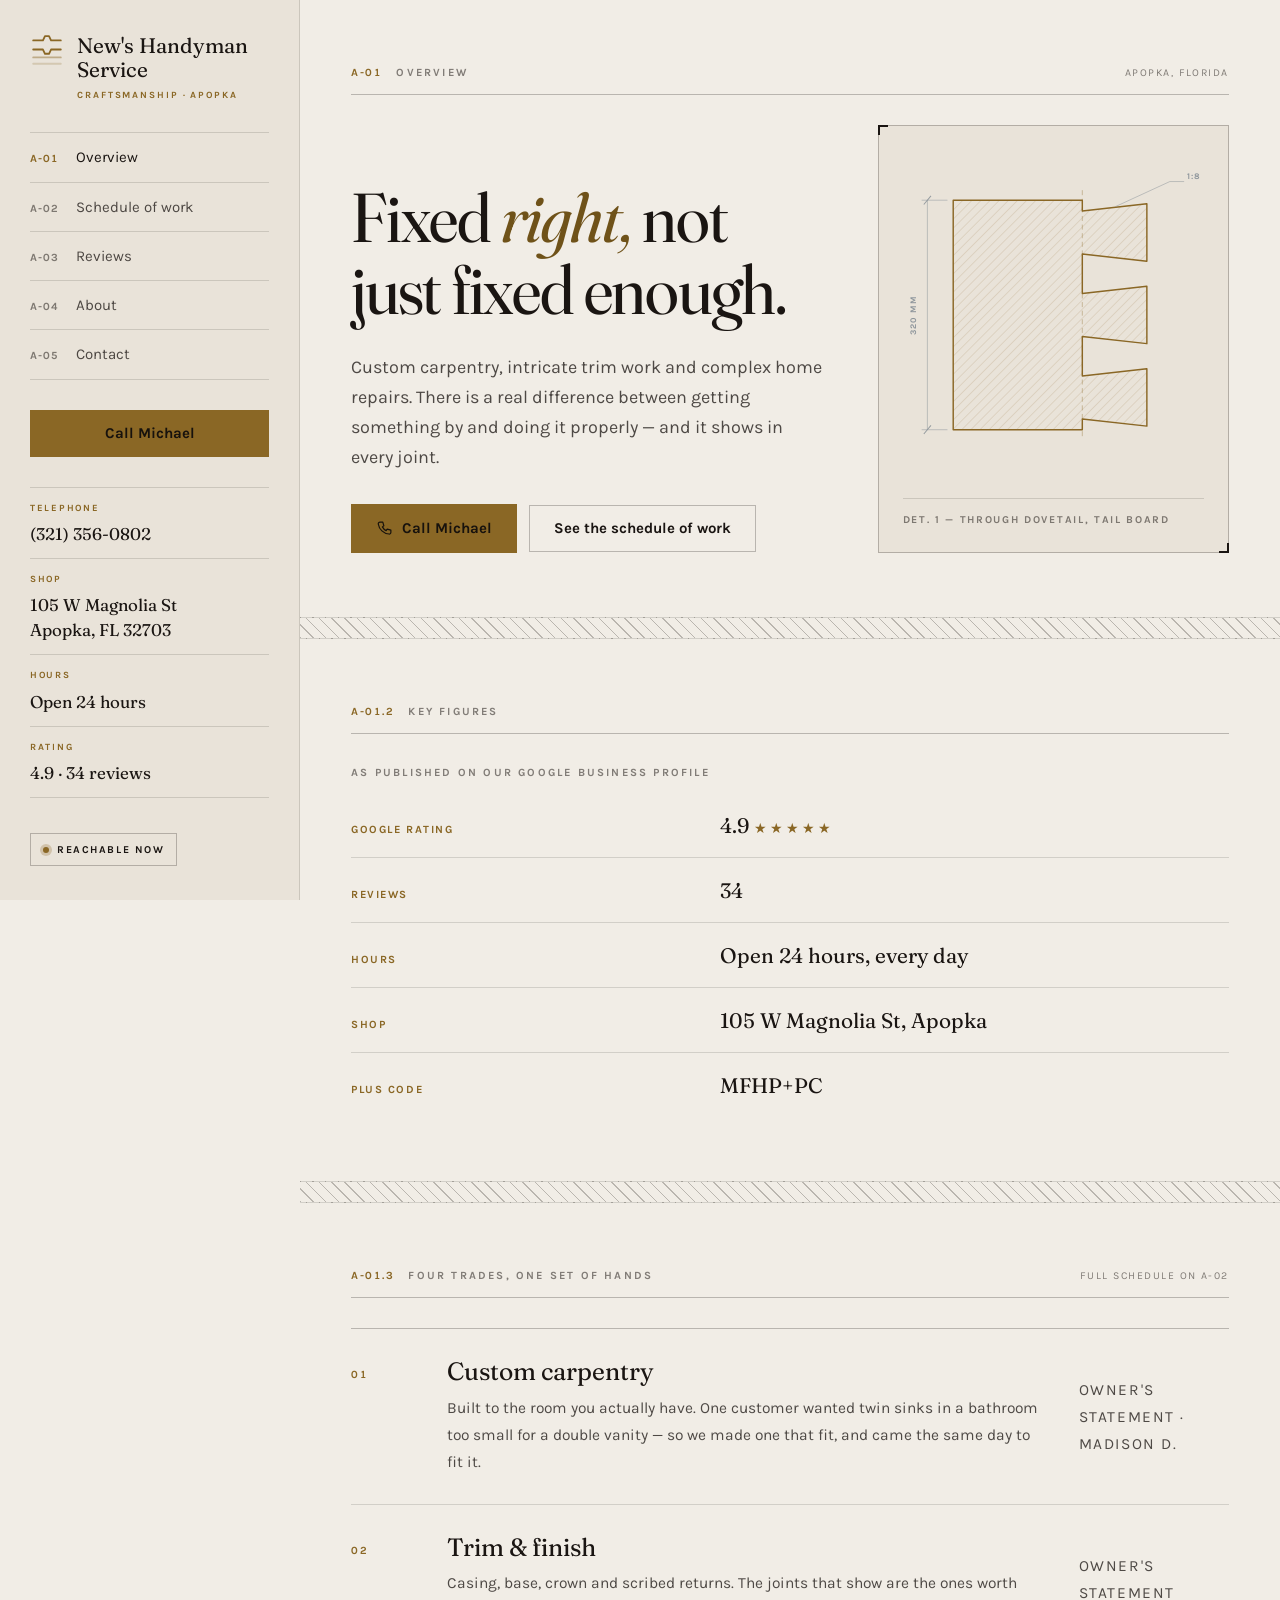
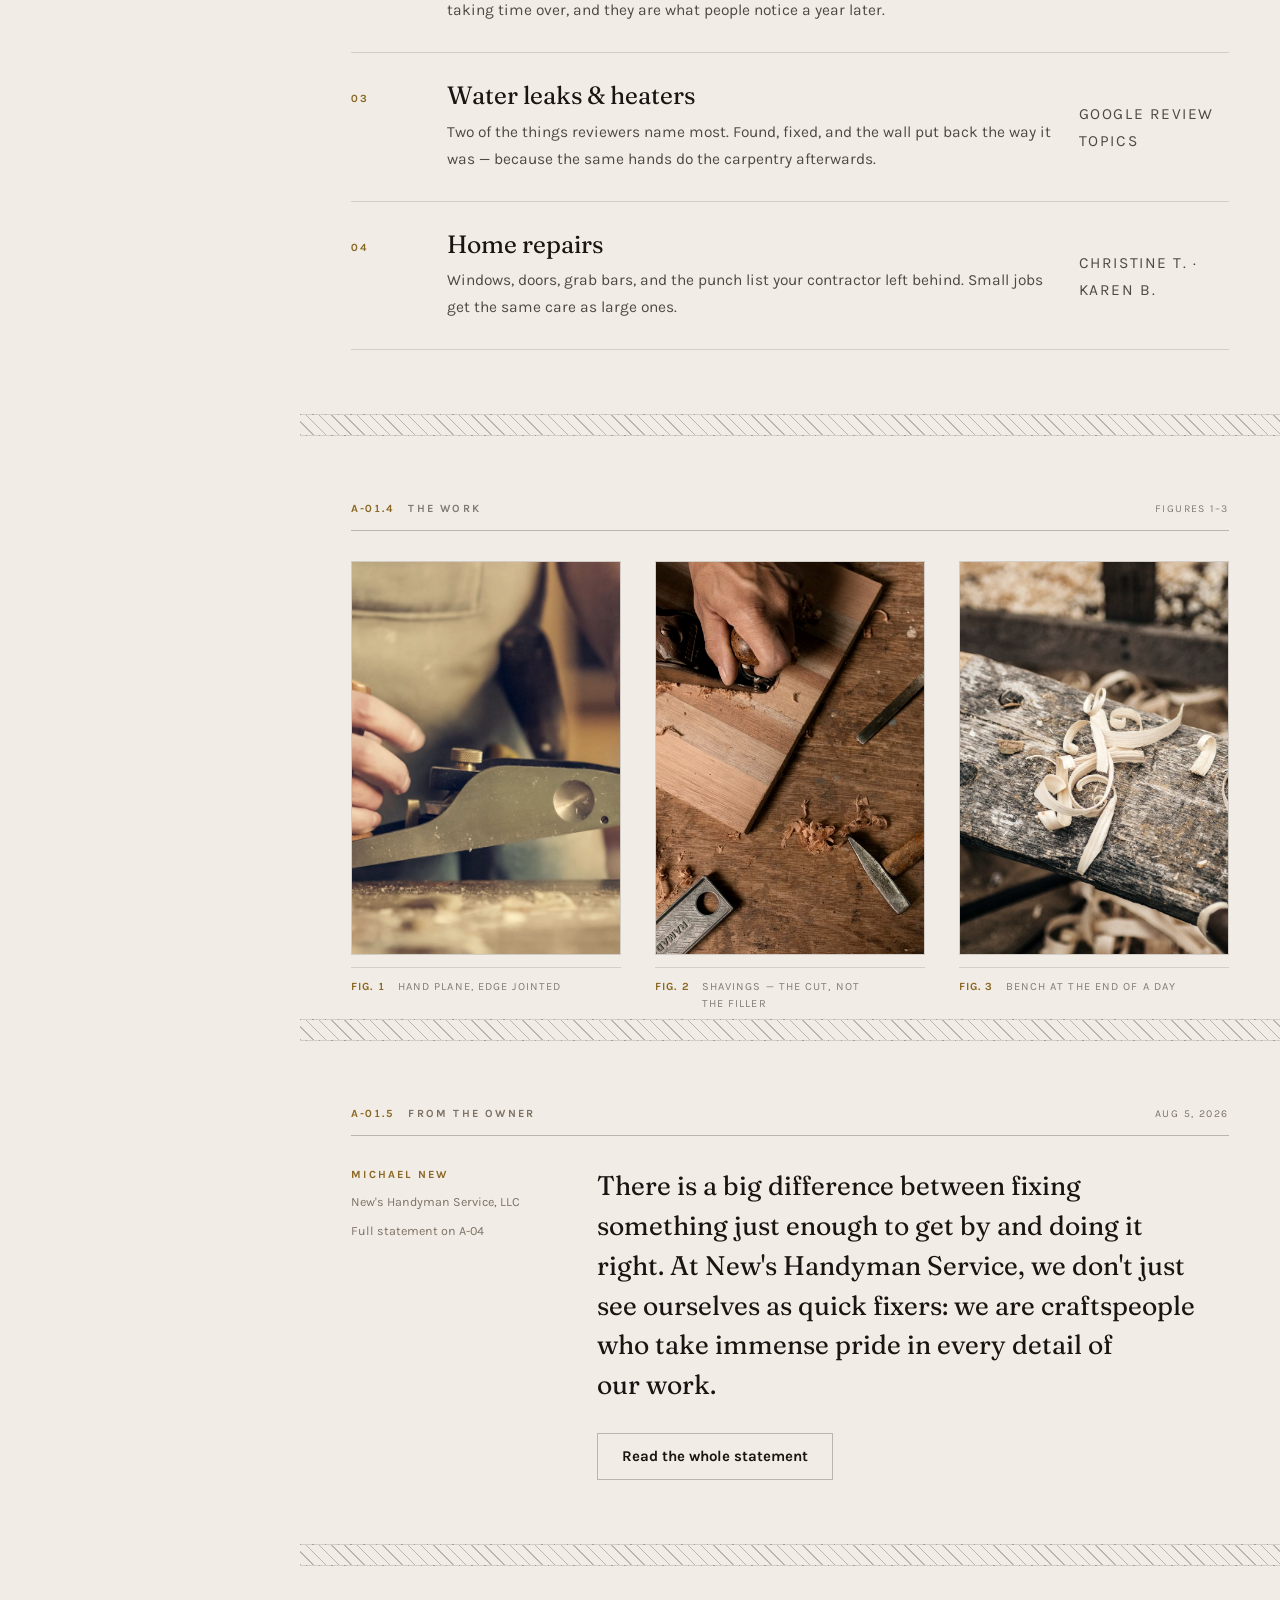
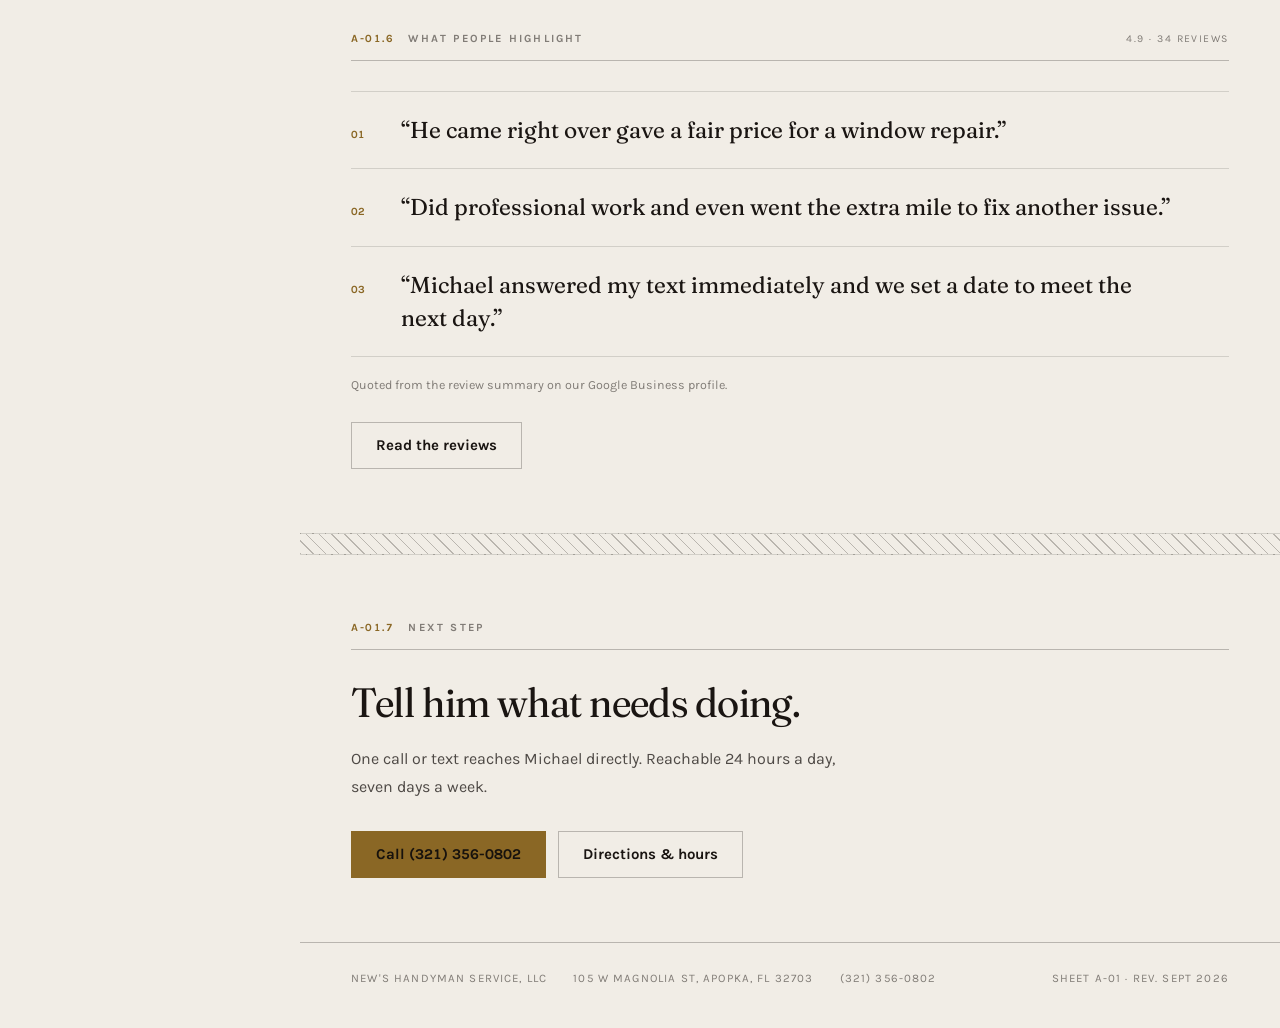
<file: index.html>
<!DOCTYPE html>
<html lang="en">
<head>
<meta charset="utf-8">
<meta name="viewport" content="width=device-width, initial-scale=1">
<title>New's Handyman Service — Craftsmanship in Apopka, FL</title>
<meta name="description" content="New's Handyman Service, LLC — custom carpentry, trim work and home repairs in Apopka, Florida. 4.9 stars across 34 reviews. Open 24 hours. (321) 356-0802.">
<link rel="preconnect" href="https://fonts.googleapis.com">
<link rel="preconnect" href="https://fonts.gstatic.com" crossorigin>
<link rel="stylesheet" href="https://fonts.googleapis.com/css2?family=Fraunces:ital,opsz,wght,SOFT,WONK@0,9..144,300..700,0..100,0..1&family=Karla:wght@400;500;600;700&display=swap">
<link rel="stylesheet" href="assets/site.css">
</head>
<body>
<div class="shell">

<aside class="rail">
  <a class="rail-brand" href="index.html">
    <svg class="rail-mark" viewBox="0 0 32 32" fill="none" aria-hidden="true">
      <path d="M3 6h9.2l1.9-4h3.8l1.9 4H29" stroke="currentColor" stroke-width="1.7" stroke-linecap="round" stroke-linejoin="round"/>
      <path d="M3 14.6h9.2l1.9 4h3.8l1.9-4H29" stroke="currentColor" stroke-width="1.7" stroke-linecap="round" stroke-linejoin="round"/>
      <path d="M3 22h26" stroke="currentColor" stroke-width="1.7" stroke-linecap="round" opacity=".45"/>
      <path d="M3 28h26" stroke="currentColor" stroke-width="1.7" stroke-linecap="round" opacity=".22"/>
    </svg>
    <span>
      <span class="rail-name">New's Handyman Service</span>
      <span class="rail-sub">Craftsmanship · Apopka</span>
    </span>
  </a>

  <nav class="rail-nav" aria-label="Sheet index">
    <a href="index.html" aria-current="page"><span class="n">A-01</span><span>Overview</span></a>
    <a href="services.html"><span class="n">A-02</span><span>Schedule of work</span></a>
    <a href="reviews.html"><span class="n">A-03</span><span>Reviews</span></a>
    <a href="about.html"><span class="n">A-04</span><span>About</span></a>
    <a href="contact.html"><span class="n">A-05</span><span>Contact</span></a>
  </nav>

  <a class="btn btn-brass btn-block" href="tel:+13213560802">Call Michael</a>

  <div class="block">
    <div class="block-row">
      <p class="k">Telephone</p>
      <p class="v"><a href="tel:+13213560802">(321) 356-0802</a></p>
    </div>
    <div class="block-row">
      <p class="k">Shop</p>
      <p class="v">105 W Magnolia St<br>Apopka, FL 32703</p>
    </div>
    <div class="block-row">
      <p class="k">Hours</p>
      <p class="v">Open 24 hours</p>
    </div>
    <div class="block-row">
      <p class="k">Rating</p>
      <p class="v">4.9 · 34 reviews</p>
    </div>
  </div>

  <div class="rail-foot">
    <span class="rail-open"><span class="rail-dot"></span>Reachable now</span>
  </div>
</aside>

<main class="main">

  <section class="sheet">
    <div class="sheet-tag">
      <span class="no">A-01</span>
      <span class="ti">Overview</span>
      <span class="sc">Apopka, Florida</span>
    </div>

    <div class="opener">
      <div>
        <h1 class="display">Fixed <em>right,</em> not just fixed enough.</h1>
        <p class="lede measure-tight" style="margin-top: 26px">Custom carpentry, intricate trim work and complex home repairs. There is a real difference between getting something by and doing it properly — and it shows in every joint.</p>
        <div class="btn-row" style="margin-top: 32px">
          <a class="btn btn-brass" href="tel:+13213560802">
            <svg width="17" height="17" viewBox="0 0 24 24" fill="none" aria-hidden="true"><path d="M6.6 3h3l1.5 5.2-2.1 1.5a12.5 12.5 0 0 0 5.3 5.3l1.5-2.1L21 14.4v3a2.4 2.4 0 0 1-2.6 2.4A16.8 16.8 0 0 1 3.2 5.6A2.4 2.4 0 0 1 5.6 3z" stroke="currentColor" stroke-width="1.7" stroke-linecap="round" stroke-linejoin="round"/></svg>
            Call Michael
          </a>
          <a class="btn btn-outline" href="services.html">See the schedule of work</a>
        </div>
      </div>

      <!-- Measured drawing: a through-dovetail tail board, hatched in
           section, with the overall dimension and the 1:8 slope called
           out the way a shop drawing would. -->
      <div class="detail-box">
        <svg viewBox="0 0 420 460" fill="none" role="img" aria-label="A measured drawing of a dovetail tail board, dimensioned and hatched in section" style="width: 100%; color: var(--brass)">
          <defs>
            <pattern id="hatch45" width="9" height="9" patternTransform="rotate(45)" patternUnits="userSpaceOnUse">
              <line x1="0" y1="0" x2="0" y2="9" stroke="currentColor" stroke-width="1" opacity=".38"/>
            </pattern>
          </defs>
          <path d="M70 70 L250 70 L250 85 L340 75 L340 155 L250 145 L250 200 L340 190 L340 270 L250 260 L250 315 L340 305 L340 385 L250 375 L250 390 L70 390 Z"
                fill="url(#hatch45)" stroke="currentColor" stroke-width="2" stroke-linejoin="round"/>
          <path d="M250 56 L250 404" stroke="currentColor" stroke-width="1" stroke-dasharray="7 5" opacity=".5"/>
          <g stroke="#8D959B">
            <path d="M62 70 L26 70 M62 390 L26 390" stroke-width="1" opacity=".7"/>
            <path d="M34 70 L34 390" stroke-width="1" opacity=".7"/>
            <path d="M29 76 L39 64 M29 396 L39 384" stroke-width="1.4" opacity=".9"/>
          </g>
          <text x="18" y="230" transform="rotate(-90 18 230)" text-anchor="middle"
                font-family="Karla, sans-serif" font-size="12" font-weight="700"
                letter-spacing="1.6" fill="#8D959B">320 MM</text>
          <g stroke="#8D959B">
            <path d="M296 79 L372 44 M372 44 L392 44" stroke-width="1" opacity=".7"/>
          </g>
          <text x="396" y="41" font-family="Karla, sans-serif" font-size="12" font-weight="700"
                letter-spacing="1.4" fill="#8D959B">1:8</text>
        </svg>
        <p class="cap">Det. 1 — Through dovetail, tail board</p>
      </div>
    </div>
  </section>

  <div class="hatch" aria-hidden="true"></div>

  <section class="sheet">
    <div class="sheet-tag">
      <span class="no">A-01.2</span>
      <span class="ti">Key figures</span>
    </div>
    <table class="spec">
      <caption>As published on our Google Business profile</caption>
      <tbody>
        <tr><th scope="row">Google rating</th><td>4.9 <span class="stars" style="font-size: 14px; letter-spacing: 3px">★★★★★</span></td></tr>
        <tr><th scope="row">Reviews</th><td>34</td></tr>
        <tr><th scope="row">Hours</th><td>Open 24 hours, every day</td></tr>
        <tr><th scope="row">Shop</th><td>105 W Magnolia St, Apopka</td></tr>
        <tr><th scope="row">Plus code</th><td>MFHP+PC</td></tr>
      </tbody>
    </table>
  </section>

  <div class="hatch" aria-hidden="true"></div>

  <section class="sheet">
    <div class="sheet-tag">
      <span class="no">A-01.3</span>
      <span class="ti">Four trades, one set of hands</span>
      <span class="sc">Full schedule on A-02</span>
    </div>

    <div class="schedule">
      <div class="sched-row">
        <span class="sched-n">01</span>
        <div>
          <h3>Custom carpentry</h3>
          <p>Built to the room you actually have. One customer wanted twin sinks in a bathroom too small for a double vanity — so we made one that fit, and came the same day to fit it.</p>
        </div>
        <p class="sched-src">Owner's statement · Madison D.</p>
      </div>
      <div class="sched-row">
        <span class="sched-n">02</span>
        <div>
          <h3>Trim &amp; finish</h3>
          <p>Casing, base, crown and scribed returns. The joints that show are the ones worth taking time over, and they are what people notice a year later.</p>
        </div>
        <p class="sched-src">Owner's statement</p>
      </div>
      <div class="sched-row">
        <span class="sched-n">03</span>
        <div>
          <h3>Water leaks &amp; heaters</h3>
          <p>Two of the things reviewers name most. Found, fixed, and the wall put back the way it was — because the same hands do the carpentry afterwards.</p>
        </div>
        <p class="sched-src">Google review topics</p>
      </div>
      <div class="sched-row">
        <span class="sched-n">04</span>
        <div>
          <h3>Home repairs</h3>
          <p>Windows, doors, grab bars, and the punch list your contractor left behind. Small jobs get the same care as large ones.</p>
        </div>
        <p class="sched-src">Christine T. · Karen B.</p>
      </div>
    </div>
  </section>

  <div class="hatch" aria-hidden="true"></div>

  <section class="sheet">
    <div class="sheet-tag">
      <span class="no">A-01.4</span>
      <span class="ti">The work</span>
      <span class="sc">Figures 1–3</span>
    </div>
    <div class="fig-row">
      <figure class="figure fig-tall">
        <img src="assets/img/hero.jpg" alt="A hand plane worked along a board">
        <figcaption><span class="fno">Fig. 1</span><span>Hand plane, edge jointed</span></figcaption>
      </figure>
      <figure class="figure fig-tall">
        <img src="assets/img/carpentry.jpg" alt="Hands working a plane, shavings curling away">
        <figcaption><span class="fno">Fig. 2</span><span>Shavings — the cut, not the filler</span></figcaption>
      </figure>
      <figure class="figure fig-tall">
        <img src="assets/img/bench.jpg" alt="A workbench covered in wood shavings">
        <figcaption><span class="fno">Fig. 3</span><span>Bench at the end of a day</span></figcaption>
      </figure>
    </div>
  </section>

  <div class="hatch" aria-hidden="true"></div>

  <section class="sheet sheet-linen">
    <div class="sheet-tag">
      <span class="no">A-01.5</span>
      <span class="ti">From the owner</span>
      <span class="sc">Aug 5, 2026</span>
    </div>
    <div class="marginal">
      <div class="side">
        <p class="caps">Michael New</p>
        <p class="fine">New's Handyman Service, LLC</p>
        <p class="fine">Full statement on A-04</p>
      </div>
      <div>
        <div class="statement">
          <p>There is a big difference between fixing something just enough to get by and doing it right. At New's Handyman Service, we don't just see ourselves as quick fixers: we are craftspeople who take immense pride in every detail of our work.</p>
        </div>
        <div class="btn-row" style="margin-top: 28px">
          <a class="btn btn-outline" href="about.html">Read the whole statement</a>
        </div>
      </div>
    </div>
  </section>

  <div class="hatch" aria-hidden="true"></div>

  <section class="sheet">
    <div class="sheet-tag">
      <span class="no">A-01.6</span>
      <span class="ti">What people highlight</span>
      <span class="sc">4.9 · 34 reviews</span>
    </div>
    <div class="hl">
      <div class="hl-row">
        <span class="n">01</span>
        <p class="q">“He came right over gave a fair price for a window repair.”</p>
      </div>
      <div class="hl-row">
        <span class="n">02</span>
        <p class="q">“Did professional work and even went the extra mile to fix another issue.”</p>
      </div>
      <div class="hl-row">
        <span class="n">03</span>
        <p class="q">“Michael answered my text immediately and we set a date to meet the next day.”</p>
      </div>
    </div>
    <p class="fine" style="margin-top: 18px">Quoted from the review summary on our Google Business profile.</p>
    <div class="btn-row" style="margin-top: 26px">
      <a class="btn btn-outline" href="reviews.html">Read the reviews</a>
    </div>
  </section>

  <div class="hatch" aria-hidden="true"></div>

  <section class="sheet">
    <div class="sheet-tag">
      <span class="no">A-01.7</span>
      <span class="ti">Next step</span>
    </div>
    <h2 class="h-section measure-tight">Tell him what needs doing.</h2>
    <p class="prose measure-tight" style="margin-top: 20px">One call or text reaches Michael directly. Reachable 24 hours a day, seven days a week.</p>
    <div class="btn-row" style="margin-top: 30px">
      <a class="btn btn-brass" href="tel:+13213560802">Call (321) 356-0802</a>
      <a class="btn btn-outline" href="contact.html">Directions &amp; hours</a>
    </div>
  </section>

  <footer class="sheet-foot">
    <span>New's Handyman Service, LLC</span>
    <span>105 W Magnolia St, Apopka, FL 32703</span>
    <span><a href="tel:+13213560802">(321) 356-0802</a></span>
    <span class="grow">Sheet A-01 · Rev. Sept 2026</span>
  </footer>
</main>

</div>
</body>
</html>
</file>
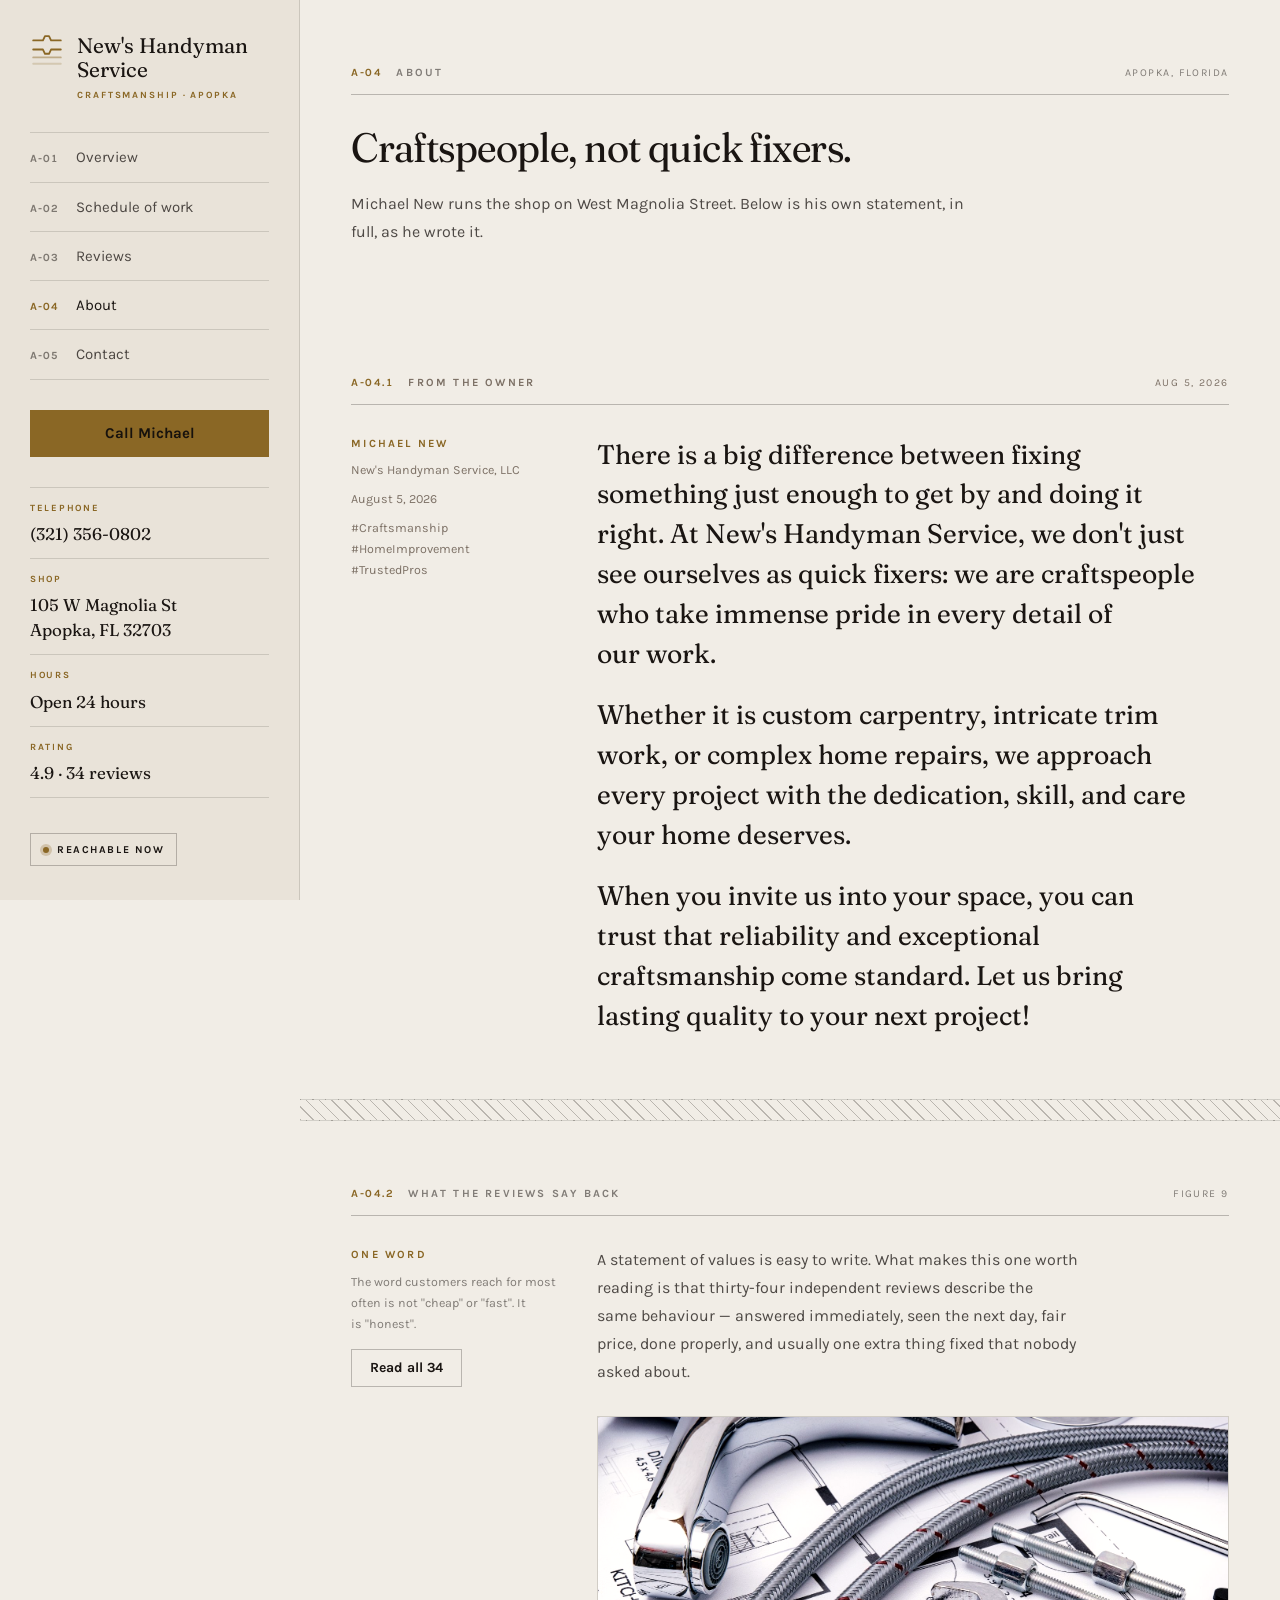
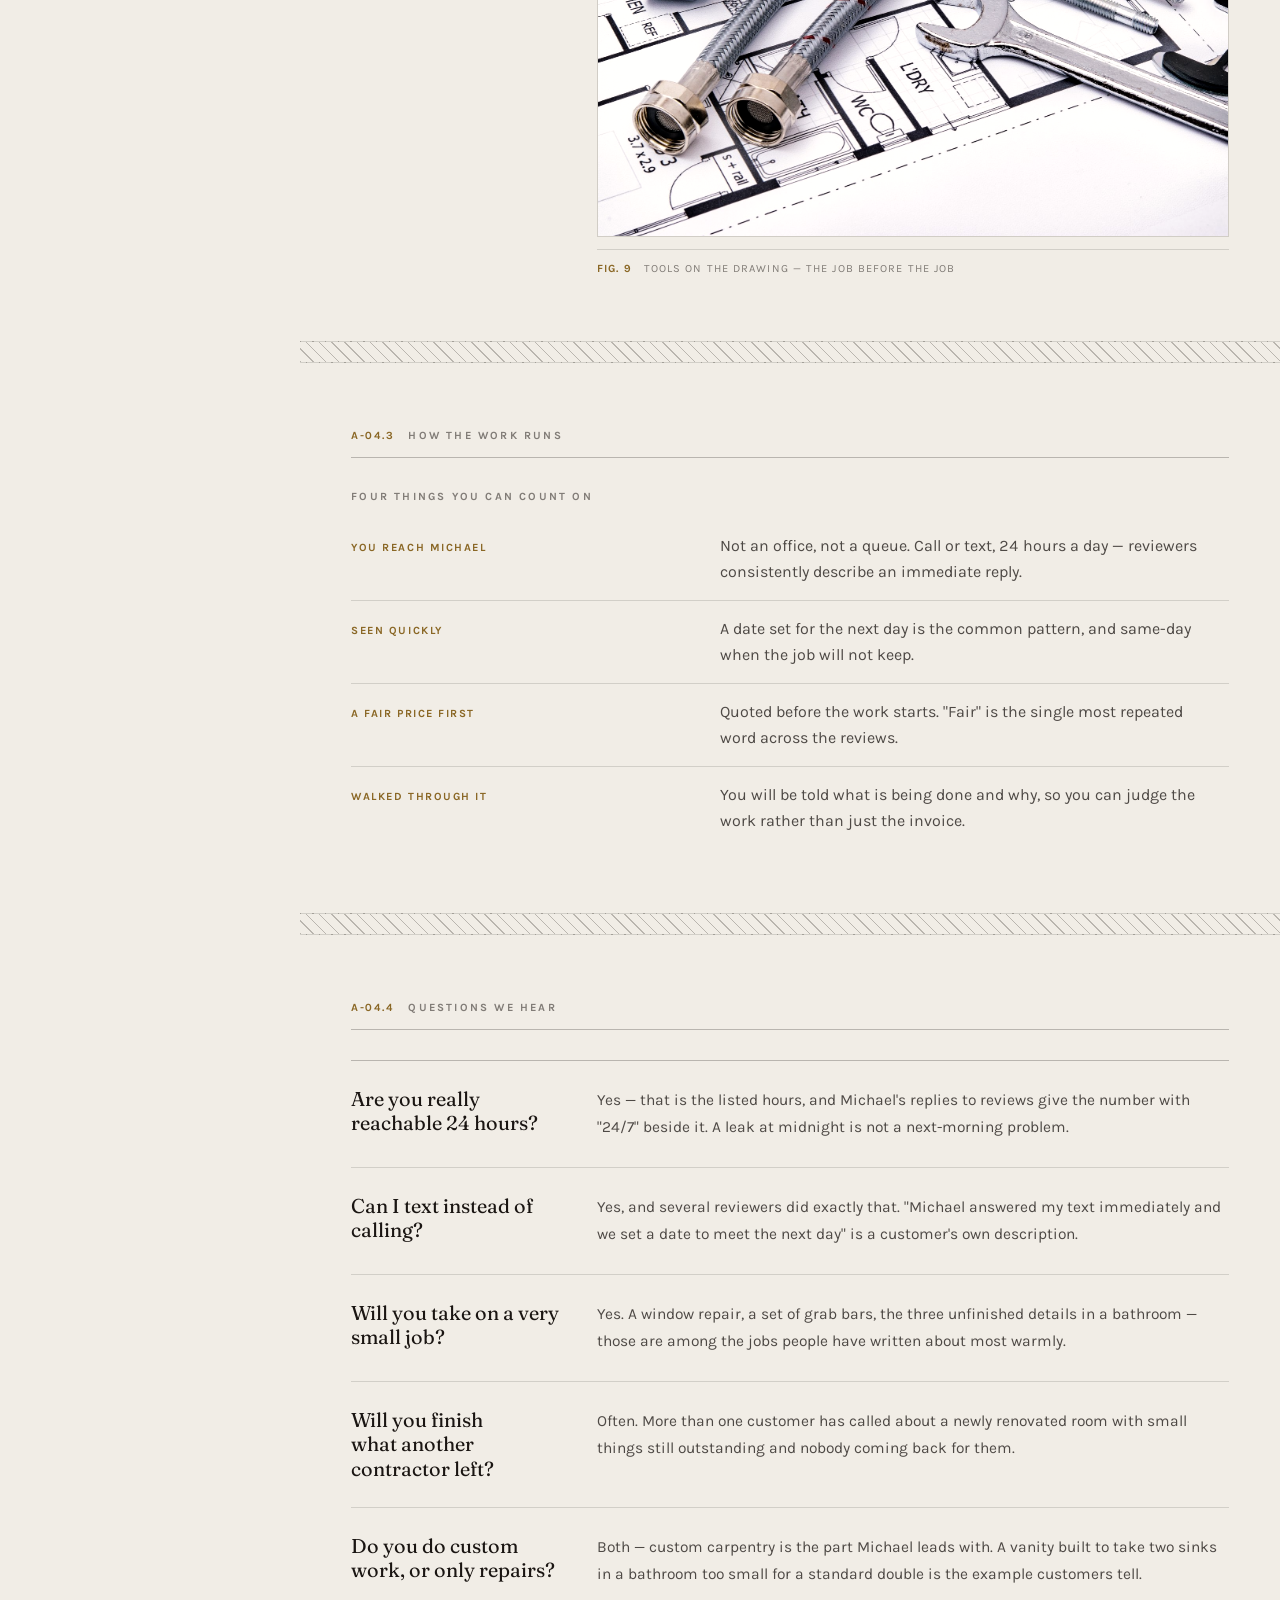
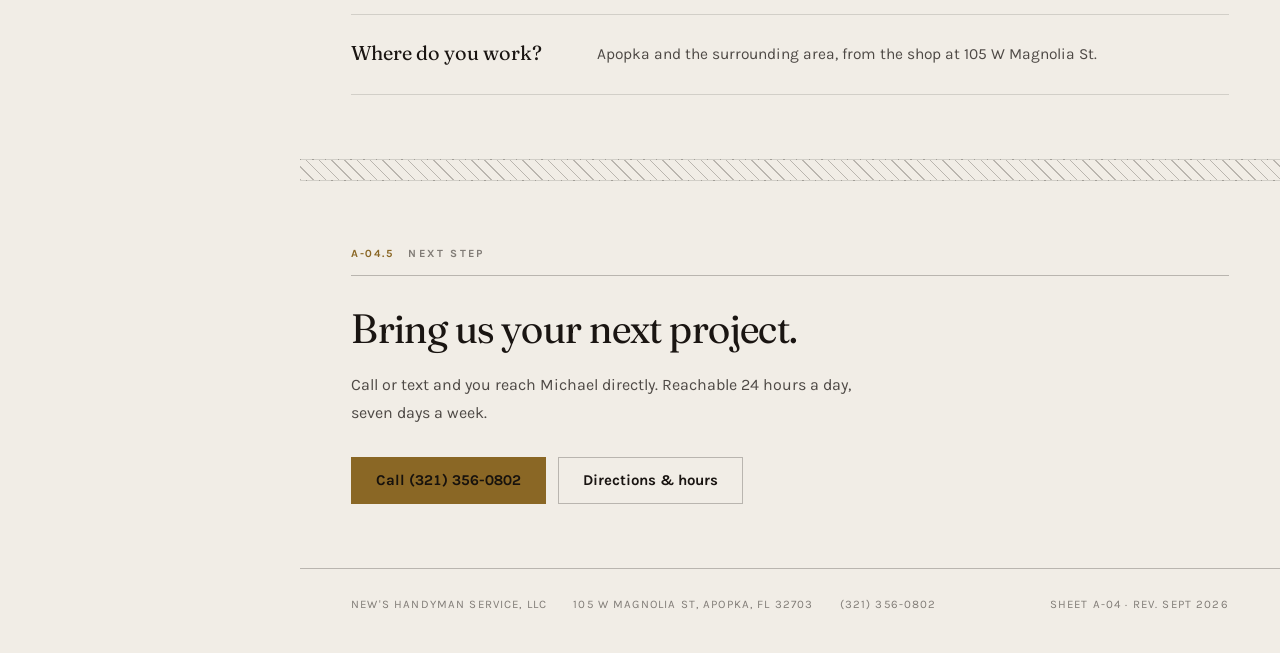
<file: about.html>
<!DOCTYPE html>
<html lang="en">
<head>
<meta charset="utf-8">
<meta name="viewport" content="width=device-width, initial-scale=1">
<title>About — New's Handyman Service</title>
<meta name="description" content="Michael New's own statement about the difference between fixing something just enough to get by and doing it right — plus how the work runs and the questions we hear.">
<link rel="preconnect" href="https://fonts.googleapis.com">
<link rel="preconnect" href="https://fonts.gstatic.com" crossorigin>
<link rel="stylesheet" href="https://fonts.googleapis.com/css2?family=Fraunces:ital,opsz,wght,SOFT,WONK@0,9..144,300..700,0..100,0..1&family=Karla:wght@400;500;600;700&display=swap">
<link rel="stylesheet" href="assets/site.css">
</head>
<body>
<div class="shell">

<aside class="rail">
  <a class="rail-brand" href="index.html">
    <svg class="rail-mark" viewBox="0 0 32 32" fill="none" aria-hidden="true">
      <path d="M3 6h9.2l1.9-4h3.8l1.9 4H29" stroke="currentColor" stroke-width="1.7" stroke-linecap="round" stroke-linejoin="round"/>
      <path d="M3 14.6h9.2l1.9 4h3.8l1.9-4H29" stroke="currentColor" stroke-width="1.7" stroke-linecap="round" stroke-linejoin="round"/>
      <path d="M3 22h26" stroke="currentColor" stroke-width="1.7" stroke-linecap="round" opacity=".45"/>
      <path d="M3 28h26" stroke="currentColor" stroke-width="1.7" stroke-linecap="round" opacity=".22"/>
    </svg>
    <span>
      <span class="rail-name">New's Handyman Service</span>
      <span class="rail-sub">Craftsmanship · Apopka</span>
    </span>
  </a>
  <nav class="rail-nav" aria-label="Sheet index">
    <a href="index.html"><span class="n">A-01</span><span>Overview</span></a>
    <a href="services.html"><span class="n">A-02</span><span>Schedule of work</span></a>
    <a href="reviews.html"><span class="n">A-03</span><span>Reviews</span></a>
    <a href="about.html" aria-current="page"><span class="n">A-04</span><span>About</span></a>
    <a href="contact.html"><span class="n">A-05</span><span>Contact</span></a>
  </nav>
  <a class="btn btn-brass btn-block" href="tel:+13213560802">Call Michael</a>
  <div class="block">
    <div class="block-row"><p class="k">Telephone</p><p class="v"><a href="tel:+13213560802">(321) 356-0802</a></p></div>
    <div class="block-row"><p class="k">Shop</p><p class="v">105 W Magnolia St<br>Apopka, FL 32703</p></div>
    <div class="block-row"><p class="k">Hours</p><p class="v">Open 24 hours</p></div>
    <div class="block-row"><p class="k">Rating</p><p class="v">4.9 · 34 reviews</p></div>
  </div>
  <div class="rail-foot"><span class="rail-open"><span class="rail-dot"></span>Reachable now</span></div>
</aside>

<main class="main">

  <section class="sheet">
    <div class="sheet-tag">
      <span class="no">A-04</span>
      <span class="ti">About</span>
      <span class="sc">Apopka, Florida</span>
    </div>
    <h1 class="h-section measure-tight">Craftspeople, not quick fixers.</h1>
    <p class="prose measure" style="margin-top: 20px">Michael New runs the shop on West Magnolia Street. Below is his own statement, in full, as he wrote it.</p>
  </section>

  <section class="sheet sheet-linen">
    <div class="sheet-tag">
      <span class="no">A-04.1</span>
      <span class="ti">From the owner</span>
      <span class="sc">Aug 5, 2026</span>
    </div>
    <div class="marginal">
      <div class="side">
        <p class="caps">Michael New</p>
        <p class="fine">New's Handyman Service, LLC</p>
        <p class="fine">August 5, 2026</p>
        <p class="fine">#Craftsmanship<br>#HomeImprovement<br>#TrustedPros</p>
      </div>
      <div class="statement">
        <p>There is a big difference between fixing something just enough to get by and doing it right. At New's Handyman Service, we don't just see ourselves as quick fixers: we are craftspeople who take immense pride in every detail of our work.</p>
        <p>Whether it is custom carpentry, intricate trim work, or complex home repairs, we approach every project with the dedication, skill, and care your home deserves.</p>
        <p>When you invite us into your space, you can trust that reliability and exceptional craftsmanship come standard. Let us bring lasting quality to your next project!</p>
      </div>
    </div>
  </section>

  <div class="hatch" aria-hidden="true"></div>

  <section class="sheet">
    <div class="sheet-tag">
      <span class="no">A-04.2</span>
      <span class="ti">What the reviews say back</span>
      <span class="sc">Figure 9</span>
    </div>
    <div class="marginal">
      <div class="side">
        <p class="caps">One word</p>
        <p class="fine">The word customers reach for most often is not "cheap" or "fast". It is "honest".</p>
        <div class="btn-row" style="margin-top: 6px">
          <a class="btn btn-outline btn-sm" href="reviews.html">Read all 34</a>
        </div>
      </div>
      <div>
        <p class="prose measure-tight">A statement of values is easy to write. What makes this one worth reading is that thirty-four independent reviews describe the same behaviour — answered immediately, seen the next day, fair price, done properly, and usually one extra thing fixed that nobody asked about.</p>
        <figure class="figure fig-3x2" style="margin-top: 30px">
          <img src="assets/img/blueprint.jpg" alt="Hand tools and a faucet laid out on an architectural drawing">
          <figcaption><span class="fno">Fig. 9</span><span>Tools on the drawing — the job before the job</span></figcaption>
        </figure>
      </div>
    </div>
  </section>

  <div class="hatch" aria-hidden="true"></div>

  <section class="sheet">
    <div class="sheet-tag">
      <span class="no">A-04.3</span>
      <span class="ti">How the work runs</span>
    </div>
    <table class="spec">
      <caption>Four things you can count on</caption>
      <tbody>
        <tr>
          <th scope="row">You reach Michael</th>
          <td style="font-size: 16px; font-family: var(--font-body); font-variation-settings: normal; line-height: 26px; color: var(--bone-2)">Not an office, not a queue. Call or text, 24 hours a day — reviewers consistently describe an immediate reply.</td>
        </tr>
        <tr>
          <th scope="row">Seen quickly</th>
          <td style="font-size: 16px; font-family: var(--font-body); font-variation-settings: normal; line-height: 26px; color: var(--bone-2)">A date set for the next day is the common pattern, and same-day when the job will not keep.</td>
        </tr>
        <tr>
          <th scope="row">A fair price first</th>
          <td style="font-size: 16px; font-family: var(--font-body); font-variation-settings: normal; line-height: 26px; color: var(--bone-2)">Quoted before the work starts. "Fair" is the single most repeated word across the reviews.</td>
        </tr>
        <tr>
          <th scope="row">Walked through it</th>
          <td style="font-size: 16px; font-family: var(--font-body); font-variation-settings: normal; line-height: 26px; color: var(--bone-2)">You will be told what is being done and why, so you can judge the work rather than just the invoice.</td>
        </tr>
      </tbody>
    </table>
  </section>

  <div class="hatch" aria-hidden="true"></div>

  <section class="sheet">
    <div class="sheet-tag">
      <span class="no">A-04.4</span>
      <span class="ti">Questions we hear</span>
    </div>
    <div class="faq">
      <div class="faq-item">
        <h3>Are you really reachable 24 hours?</h3>
        <p>Yes — that is the listed hours, and Michael's replies to reviews give the number with "24/7" beside it. A leak at midnight is not a next-morning problem.</p>
      </div>
      <div class="faq-item">
        <h3>Can I text instead of calling?</h3>
        <p>Yes, and several reviewers did exactly that. "Michael answered my text immediately and we set a date to meet the next day" is a customer's own description.</p>
      </div>
      <div class="faq-item">
        <h3>Will you take on a very small job?</h3>
        <p>Yes. A window repair, a set of grab bars, the three unfinished details in a bathroom — those are among the jobs people have written about most warmly.</p>
      </div>
      <div class="faq-item">
        <h3>Will you finish what another contractor left?</h3>
        <p>Often. More than one customer has called about a newly renovated room with small things still outstanding and nobody coming back for them.</p>
      </div>
      <div class="faq-item">
        <h3>Do you do custom work, or only repairs?</h3>
        <p>Both — custom carpentry is the part Michael leads with. A vanity built to take two sinks in a bathroom too small for a standard double is the example customers tell.</p>
      </div>
      <div class="faq-item">
        <h3>Where do you work?</h3>
        <p>Apopka and the surrounding area, from the shop at 105 W Magnolia St.</p>
      </div>
    </div>
  </section>

  <div class="hatch" aria-hidden="true"></div>

  <section class="sheet">
    <div class="sheet-tag">
      <span class="no">A-04.5</span>
      <span class="ti">Next step</span>
    </div>
    <h2 class="h-section measure-tight">Bring us your next project.</h2>
    <p class="prose measure-tight" style="margin-top: 20px">Call or text and you reach Michael directly. Reachable 24 hours a day, seven days a week.</p>
    <div class="btn-row" style="margin-top: 30px">
      <a class="btn btn-brass" href="tel:+13213560802">Call (321) 356-0802</a>
      <a class="btn btn-outline" href="contact.html">Directions &amp; hours</a>
    </div>
  </section>

  <footer class="sheet-foot">
    <span>New's Handyman Service, LLC</span>
    <span>105 W Magnolia St, Apopka, FL 32703</span>
    <span><a href="tel:+13213560802">(321) 356-0802</a></span>
    <span class="grow">Sheet A-04 · Rev. Sept 2026</span>
  </footer>
</main>

</div>
</body>
</html>
</file>
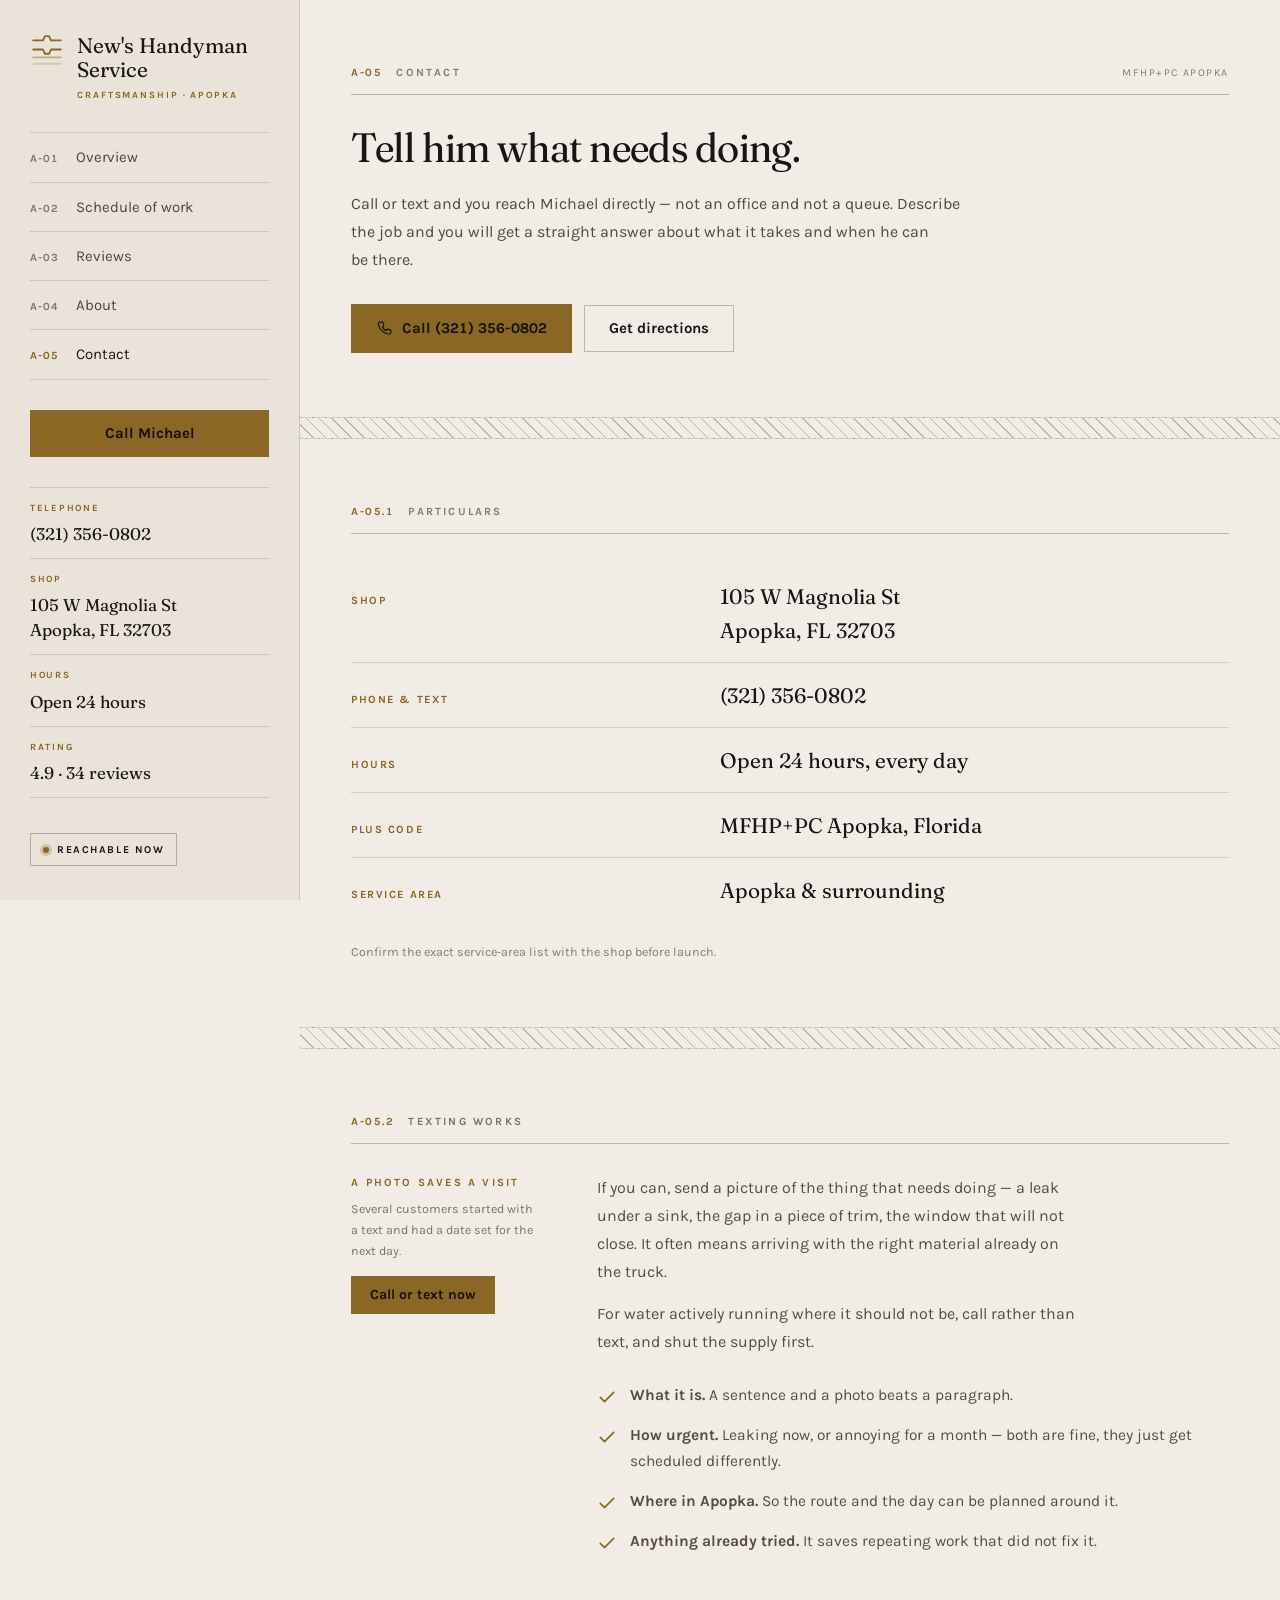
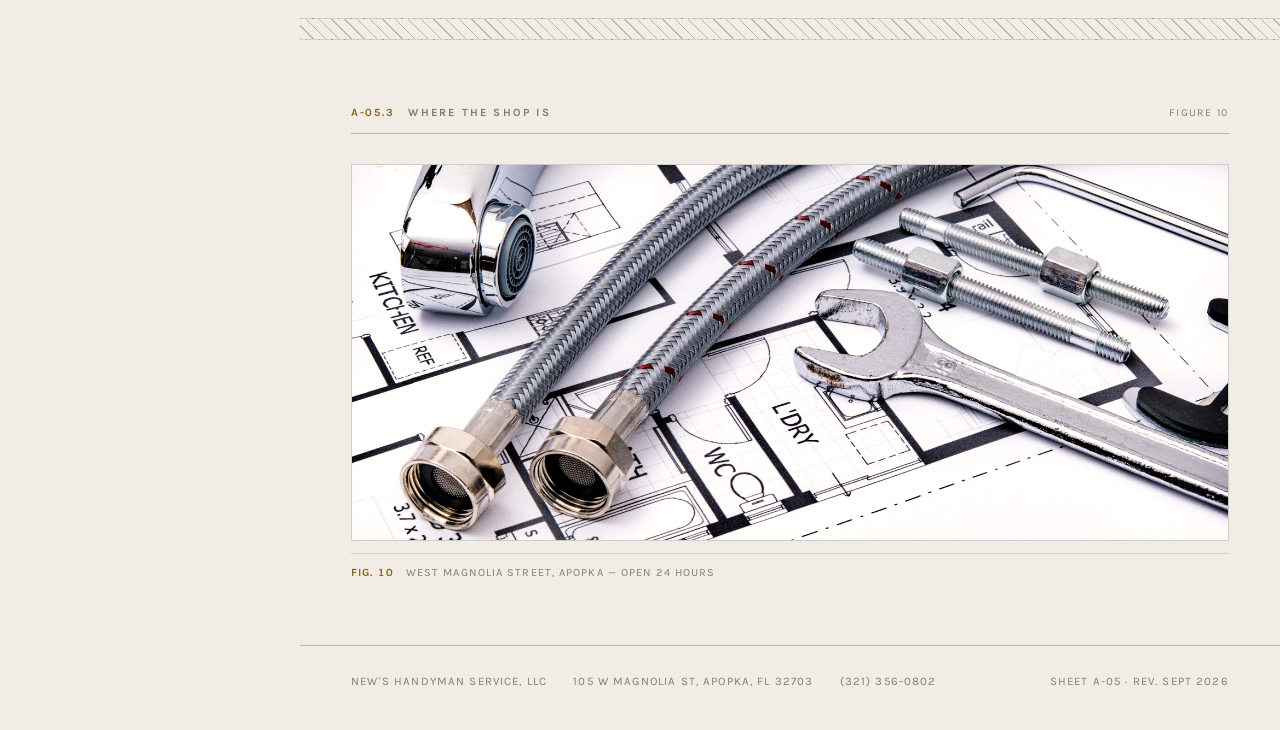
<file: contact.html>
<!DOCTYPE html>
<html lang="en">
<head>
<meta charset="utf-8">
<meta name="viewport" content="width=device-width, initial-scale=1">
<title>Contact — New's Handyman Service</title>
<meta name="description" content="Call or text New's Handyman Service at (321) 356-0802. 105 W Magnolia St, Apopka, FL 32703. Open 24 hours.">
<link rel="preconnect" href="https://fonts.googleapis.com">
<link rel="preconnect" href="https://fonts.gstatic.com" crossorigin>
<link rel="stylesheet" href="https://fonts.googleapis.com/css2?family=Fraunces:ital,opsz,wght,SOFT,WONK@0,9..144,300..700,0..100,0..1&family=Karla:wght@400;500;600;700&display=swap">
<link rel="stylesheet" href="assets/site.css">
</head>
<body>
<div class="shell">

<aside class="rail">
  <a class="rail-brand" href="index.html">
    <svg class="rail-mark" viewBox="0 0 32 32" fill="none" aria-hidden="true">
      <path d="M3 6h9.2l1.9-4h3.8l1.9 4H29" stroke="currentColor" stroke-width="1.7" stroke-linecap="round" stroke-linejoin="round"/>
      <path d="M3 14.6h9.2l1.9 4h3.8l1.9-4H29" stroke="currentColor" stroke-width="1.7" stroke-linecap="round" stroke-linejoin="round"/>
      <path d="M3 22h26" stroke="currentColor" stroke-width="1.7" stroke-linecap="round" opacity=".45"/>
      <path d="M3 28h26" stroke="currentColor" stroke-width="1.7" stroke-linecap="round" opacity=".22"/>
    </svg>
    <span>
      <span class="rail-name">New's Handyman Service</span>
      <span class="rail-sub">Craftsmanship · Apopka</span>
    </span>
  </a>
  <nav class="rail-nav" aria-label="Sheet index">
    <a href="index.html"><span class="n">A-01</span><span>Overview</span></a>
    <a href="services.html"><span class="n">A-02</span><span>Schedule of work</span></a>
    <a href="reviews.html"><span class="n">A-03</span><span>Reviews</span></a>
    <a href="about.html"><span class="n">A-04</span><span>About</span></a>
    <a href="contact.html" aria-current="page"><span class="n">A-05</span><span>Contact</span></a>
  </nav>
  <a class="btn btn-brass btn-block" href="tel:+13213560802">Call Michael</a>
  <div class="block">
    <div class="block-row"><p class="k">Telephone</p><p class="v"><a href="tel:+13213560802">(321) 356-0802</a></p></div>
    <div class="block-row"><p class="k">Shop</p><p class="v">105 W Magnolia St<br>Apopka, FL 32703</p></div>
    <div class="block-row"><p class="k">Hours</p><p class="v">Open 24 hours</p></div>
    <div class="block-row"><p class="k">Rating</p><p class="v">4.9 · 34 reviews</p></div>
  </div>
  <div class="rail-foot"><span class="rail-open"><span class="rail-dot"></span>Reachable now</span></div>
</aside>

<main class="main">

  <section class="sheet">
    <div class="sheet-tag">
      <span class="no">A-05</span>
      <span class="ti">Contact</span>
      <span class="sc">MFHP+PC Apopka</span>
    </div>
    <h1 class="h-section measure-tight">Tell him what needs doing.</h1>
    <p class="prose measure" style="margin-top: 20px">Call or text and you reach Michael directly — not an office and not a queue. Describe the job and you will get a straight answer about what it takes and when he can be there.</p>
    <div class="btn-row" style="margin-top: 30px">
      <a class="btn btn-brass" href="tel:+13213560802">
        <svg width="17" height="17" viewBox="0 0 24 24" fill="none" aria-hidden="true"><path d="M6.6 3h3l1.5 5.2-2.1 1.5a12.5 12.5 0 0 0 5.3 5.3l1.5-2.1L21 14.4v3a2.4 2.4 0 0 1-2.6 2.4A16.8 16.8 0 0 1 3.2 5.6A2.4 2.4 0 0 1 5.6 3z" stroke="currentColor" stroke-width="1.7" stroke-linecap="round" stroke-linejoin="round"/></svg>
        Call (321) 356-0802
      </a>
      <a class="btn btn-outline" href="https://www.google.com/maps/search/?api=1&amp;query=New%27s%20Handyman%20Service%20105%20W%20Magnolia%20St%20Apopka%20FL%2032703" target="_blank" rel="noopener">Get directions</a>
    </div>
  </section>

  <div class="hatch" aria-hidden="true"></div>

  <section class="sheet">
    <div class="sheet-tag">
      <span class="no">A-05.1</span>
      <span class="ti">Particulars</span>
    </div>
    <table class="spec">
      <tbody>
        <tr><th scope="row">Shop</th><td>105 W Magnolia St<br>Apopka, FL 32703</td></tr>
        <tr><th scope="row">Phone &amp; text</th><td><a href="tel:+13213560802" style="color: inherit; text-decoration: none">(321) 356-0802</a></td></tr>
        <tr><th scope="row">Hours</th><td>Open 24 hours, every day</td></tr>
        <tr><th scope="row">Plus code</th><td>MFHP+PC Apopka, Florida</td></tr>
        <tr><th scope="row">Service area</th><td>Apopka &amp; surrounding</td></tr>
      </tbody>
    </table>
    <p class="fine" style="margin-top: 20px">Confirm the exact service-area list with the shop before launch.</p>
  </section>

  <div class="hatch" aria-hidden="true"></div>

  <section class="sheet sheet-linen">
    <div class="sheet-tag">
      <span class="no">A-05.2</span>
      <span class="ti">Texting works</span>
    </div>
    <div class="marginal">
      <div class="side">
        <p class="caps">A photo saves a visit</p>
        <p class="fine">Several customers started with a text and had a date set for the next day.</p>
        <div class="btn-row" style="margin-top: 6px">
          <a class="btn btn-brass btn-sm" href="tel:+13213560802">Call or text now</a>
        </div>
      </div>
      <div>
        <p class="prose measure-tight">If you can, send a picture of the thing that needs doing — a leak under a sink, the gap in a piece of trim, the window that will not close. It often means arriving with the right material already on the truck.</p>
        <p class="prose measure-tight" style="margin-top: 14px">For water actively running where it should not be, call rather than text, and shut the supply first.</p>
        <ul class="ticks" style="margin-top: 26px">
          <li>
            <svg width="20" height="20" viewBox="0 0 24 24" fill="none" aria-hidden="true"><path d="M4 12.5l5 5 11-11" stroke="currentColor" stroke-width="2" stroke-linecap="round" stroke-linejoin="round"/></svg>
            <span><b>What it is.</b> A sentence and a photo beats a paragraph.</span>
          </li>
          <li>
            <svg width="20" height="20" viewBox="0 0 24 24" fill="none" aria-hidden="true"><path d="M4 12.5l5 5 11-11" stroke="currentColor" stroke-width="2" stroke-linecap="round" stroke-linejoin="round"/></svg>
            <span><b>How urgent.</b> Leaking now, or annoying for a month — both are fine, they just get scheduled differently.</span>
          </li>
          <li>
            <svg width="20" height="20" viewBox="0 0 24 24" fill="none" aria-hidden="true"><path d="M4 12.5l5 5 11-11" stroke="currentColor" stroke-width="2" stroke-linecap="round" stroke-linejoin="round"/></svg>
            <span><b>Where in Apopka.</b> So the route and the day can be planned around it.</span>
          </li>
          <li>
            <svg width="20" height="20" viewBox="0 0 24 24" fill="none" aria-hidden="true"><path d="M4 12.5l5 5 11-11" stroke="currentColor" stroke-width="2" stroke-linecap="round" stroke-linejoin="round"/></svg>
            <span><b>Anything already tried.</b> It saves repeating work that did not fix it.</span>
          </li>
        </ul>
      </div>
    </div>
  </section>

  <div class="hatch" aria-hidden="true"></div>

  <section class="sheet">
    <div class="sheet-tag">
      <span class="no">A-05.3</span>
      <span class="ti">Where the shop is</span>
      <span class="sc">Figure 10</span>
    </div>
    <figure class="figure fig-wide">
      <img src="assets/img/blueprint.jpg" alt="Hand tools and a faucet laid out on an architectural drawing">
      <figcaption><span class="fno">Fig. 10</span><span>West Magnolia Street, Apopka — open 24 hours</span></figcaption>
    </figure>
  </section>

  <footer class="sheet-foot">
    <span>New's Handyman Service, LLC</span>
    <span>105 W Magnolia St, Apopka, FL 32703</span>
    <span><a href="tel:+13213560802">(321) 356-0802</a></span>
    <span class="grow">Sheet A-05 · Rev. Sept 2026</span>
  </footer>
</main>

</div>
</body>
</html>
</file>
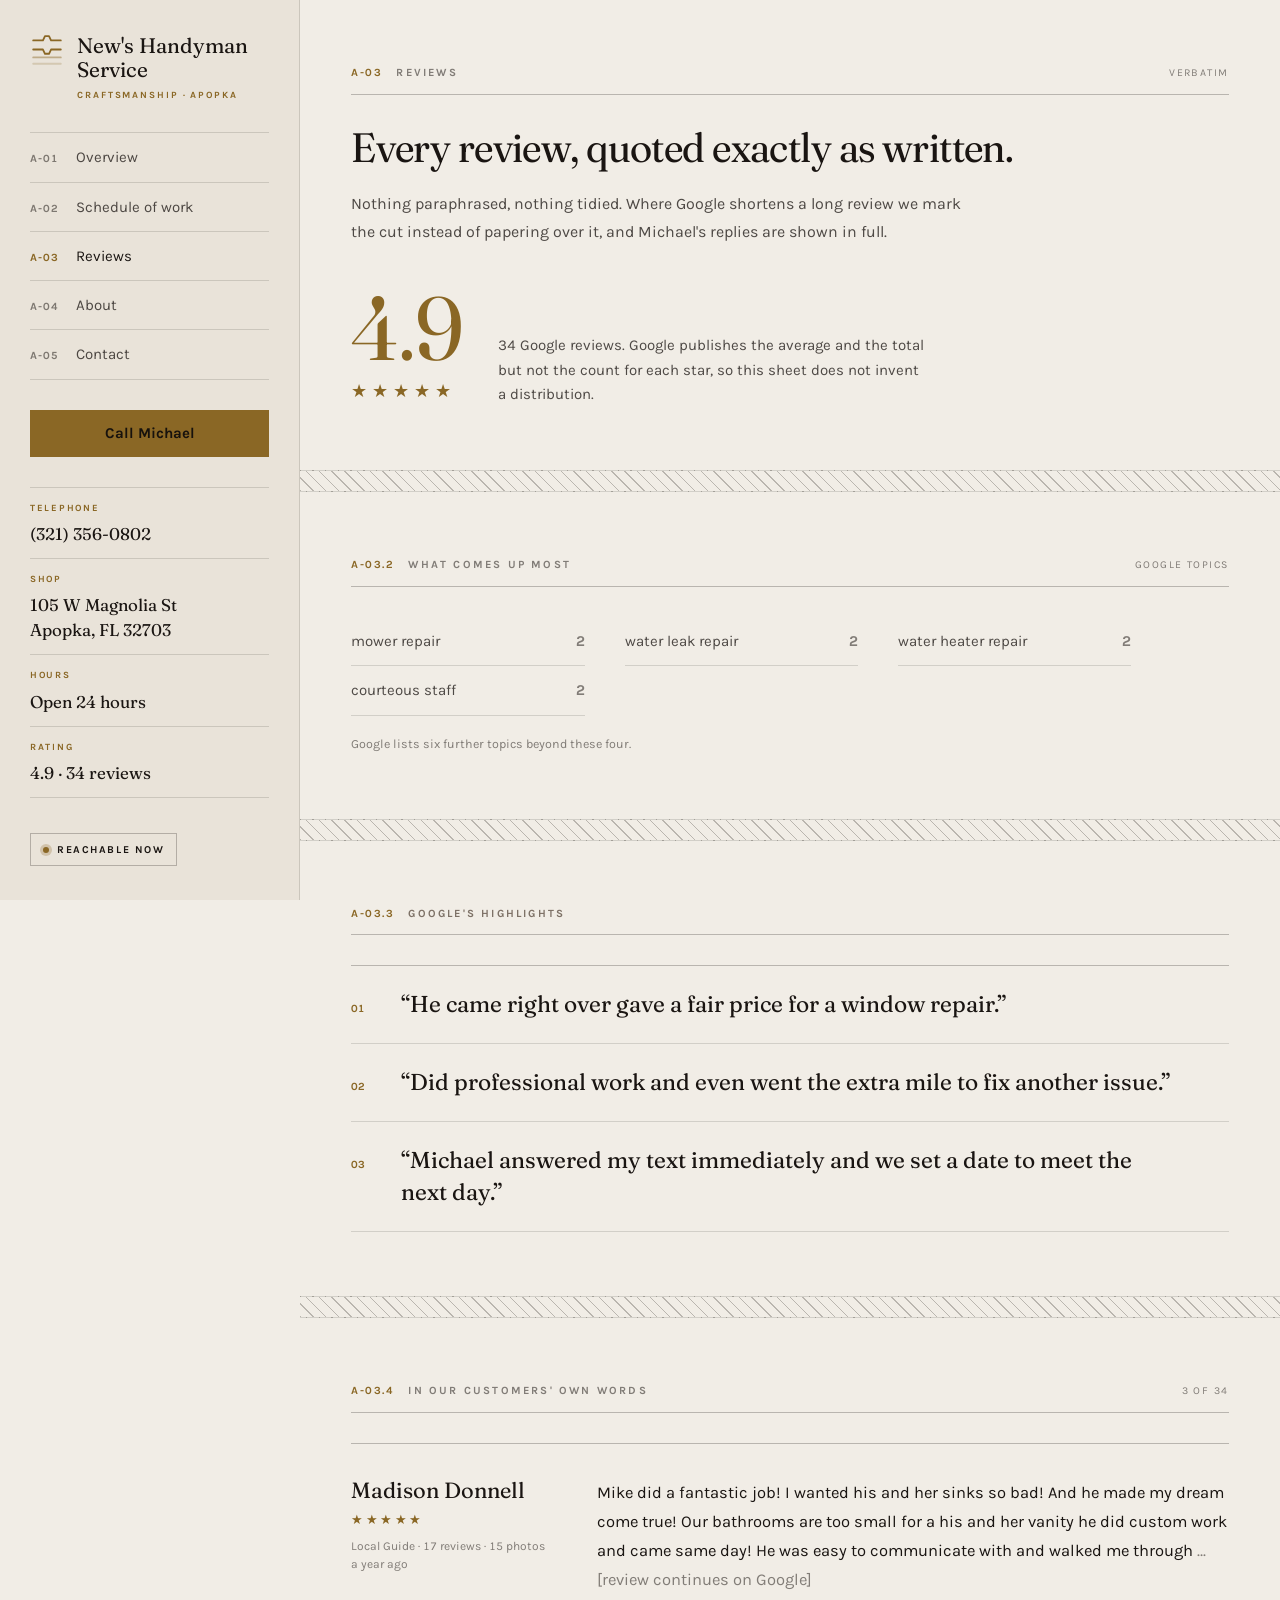
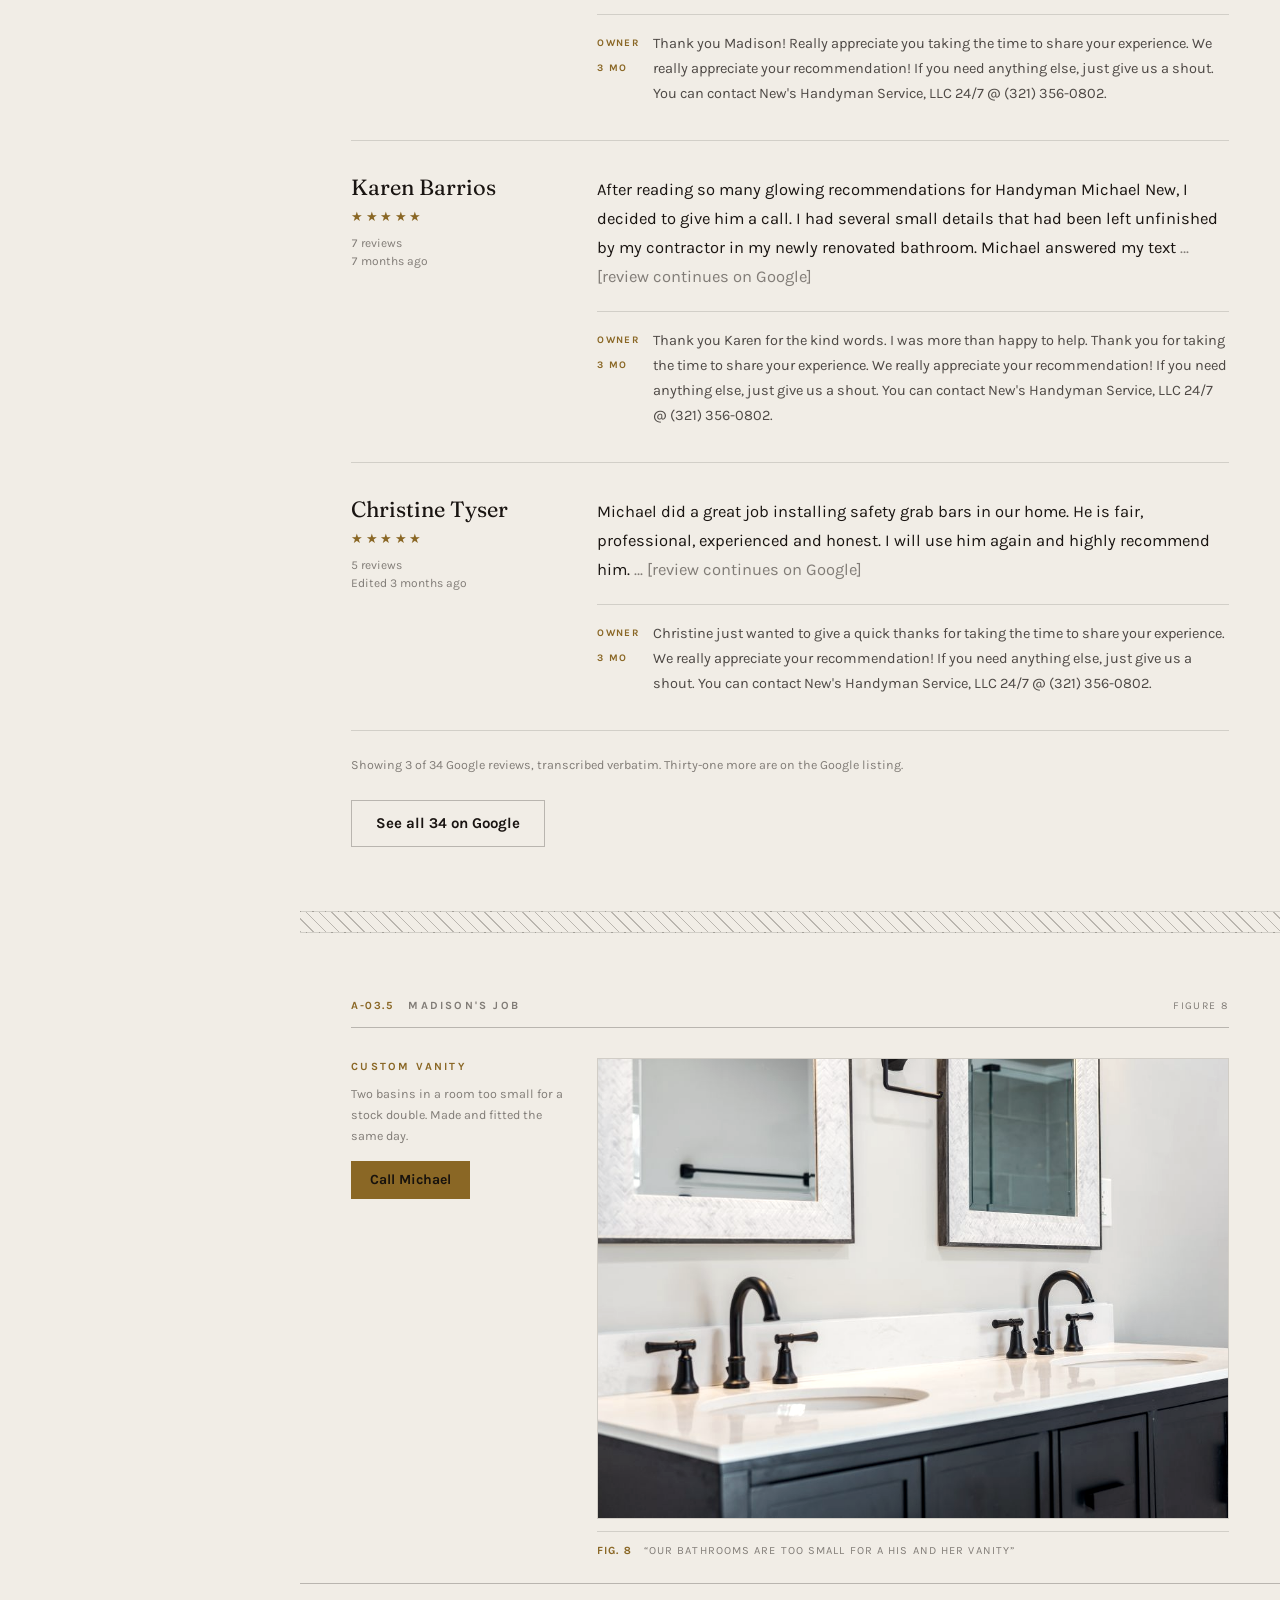
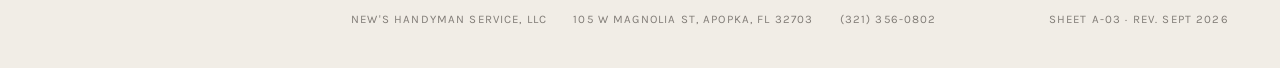
<file: reviews.html>
<!DOCTYPE html>
<html lang="en">
<head>
<meta charset="utf-8">
<meta name="viewport" content="width=device-width, initial-scale=1">
<title>Reviews — New's Handyman Service</title>
<meta name="description" content="4.9 stars across 34 Google reviews for New's Handyman Service, LLC in Apopka, Florida — quoted verbatim with Michael's replies.">
<link rel="preconnect" href="https://fonts.googleapis.com">
<link rel="preconnect" href="https://fonts.gstatic.com" crossorigin>
<link rel="stylesheet" href="https://fonts.googleapis.com/css2?family=Fraunces:ital,opsz,wght,SOFT,WONK@0,9..144,300..700,0..100,0..1&family=Karla:wght@400;500;600;700&display=swap">
<link rel="stylesheet" href="assets/site.css">
</head>
<body>
<div class="shell">

<aside class="rail">
  <a class="rail-brand" href="index.html">
    <svg class="rail-mark" viewBox="0 0 32 32" fill="none" aria-hidden="true">
      <path d="M3 6h9.2l1.9-4h3.8l1.9 4H29" stroke="currentColor" stroke-width="1.7" stroke-linecap="round" stroke-linejoin="round"/>
      <path d="M3 14.6h9.2l1.9 4h3.8l1.9-4H29" stroke="currentColor" stroke-width="1.7" stroke-linecap="round" stroke-linejoin="round"/>
      <path d="M3 22h26" stroke="currentColor" stroke-width="1.7" stroke-linecap="round" opacity=".45"/>
      <path d="M3 28h26" stroke="currentColor" stroke-width="1.7" stroke-linecap="round" opacity=".22"/>
    </svg>
    <span>
      <span class="rail-name">New's Handyman Service</span>
      <span class="rail-sub">Craftsmanship · Apopka</span>
    </span>
  </a>
  <nav class="rail-nav" aria-label="Sheet index">
    <a href="index.html"><span class="n">A-01</span><span>Overview</span></a>
    <a href="services.html"><span class="n">A-02</span><span>Schedule of work</span></a>
    <a href="reviews.html" aria-current="page"><span class="n">A-03</span><span>Reviews</span></a>
    <a href="about.html"><span class="n">A-04</span><span>About</span></a>
    <a href="contact.html"><span class="n">A-05</span><span>Contact</span></a>
  </nav>
  <a class="btn btn-brass btn-block" href="tel:+13213560802">Call Michael</a>
  <div class="block">
    <div class="block-row"><p class="k">Telephone</p><p class="v"><a href="tel:+13213560802">(321) 356-0802</a></p></div>
    <div class="block-row"><p class="k">Shop</p><p class="v">105 W Magnolia St<br>Apopka, FL 32703</p></div>
    <div class="block-row"><p class="k">Hours</p><p class="v">Open 24 hours</p></div>
    <div class="block-row"><p class="k">Rating</p><p class="v">4.9 · 34 reviews</p></div>
  </div>
  <div class="rail-foot"><span class="rail-open"><span class="rail-dot"></span>Reachable now</span></div>
</aside>

<main class="main">

  <section class="sheet">
    <div class="sheet-tag">
      <span class="no">A-03</span>
      <span class="ti">Reviews</span>
      <span class="sc">Verbatim</span>
    </div>
    <h1 class="h-section measure-tight">Every review, quoted exactly as written.</h1>
    <p class="prose measure" style="margin-top: 20px">Nothing paraphrased, nothing tidied. Where Google shortens a long review we mark the cut instead of papering over it, and Michael's replies are shown in full.</p>

    <div class="rating" style="margin-top: 44px">
      <div>
        <div class="rating-score">4.9</div>
        <div class="stars" style="margin-top: 12px">★★★★★</div>
      </div>
      <p class="rating-meta measure-tight">34 Google reviews. Google publishes the average and the total but not the count for each star, so this sheet does not invent a distribution.</p>
    </div>
  </section>

  <div class="hatch" aria-hidden="true"></div>

  <section class="sheet">
    <div class="sheet-tag">
      <span class="no">A-03.2</span>
      <span class="ti">What comes up most</span>
      <span class="sc">Google topics</span>
    </div>
    <dl class="topics">
      <div class="topic"><dt>mower repair</dt><dd>2</dd></div>
      <div class="topic"><dt>water leak repair</dt><dd>2</dd></div>
      <div class="topic"><dt>water heater repair</dt><dd>2</dd></div>
      <div class="topic"><dt>courteous staff</dt><dd>2</dd></div>
    </dl>
    <p class="fine" style="margin-top: 18px">Google lists six further topics beyond these four.</p>
  </section>

  <div class="hatch" aria-hidden="true"></div>

  <section class="sheet sheet-linen">
    <div class="sheet-tag">
      <span class="no">A-03.3</span>
      <span class="ti">Google's highlights</span>
    </div>
    <div class="hl">
      <div class="hl-row">
        <span class="n">01</span>
        <p class="q">“He came right over gave a fair price for a window repair.”</p>
      </div>
      <div class="hl-row">
        <span class="n">02</span>
        <p class="q">“Did professional work and even went the extra mile to fix another issue.”</p>
      </div>
      <div class="hl-row">
        <span class="n">03</span>
        <p class="q">“Michael answered my text immediately and we set a date to meet the next day.”</p>
      </div>
    </div>
  </section>

  <div class="hatch" aria-hidden="true"></div>

  <section class="sheet">
    <div class="sheet-tag">
      <span class="no">A-03.4</span>
      <span class="ti">In our customers' own words</span>
      <span class="sc">3 of 34</span>
    </div>

    <div class="entries">

      <article class="entry">
        <div class="entry-by">
          <h3 class="entry-name">Madison Donnell</h3>
          <p class="entry-stars" aria-label="5 out of 5 stars">★★★★★</p>
          <p class="entry-meta">Local Guide · 17 reviews · 15 photos<br>a year ago</p>
        </div>
        <div class="entry-body">
          <p>Mike did a fantastic job! I wanted his and her sinks so bad! And he made my dream come true! Our bathrooms are too small for a his and her vanity he did custom work and came same day! He was easy to communicate with and walked me through <span class="trunc">… [review continues on Google]</span></p>
          <div class="reply">
            <p class="rlbl">Owner<br>3 mo</p>
            <p>Thank you Madison! Really appreciate you taking the time to share your experience. We really appreciate your recommendation! If you need anything else, just give us a shout. You can contact New's Handyman Service, LLC 24/7 @ (321) 356-0802.</p>
          </div>
        </div>
      </article>

      <article class="entry">
        <div class="entry-by">
          <h3 class="entry-name">Karen Barrios</h3>
          <p class="entry-stars" aria-label="5 out of 5 stars">★★★★★</p>
          <p class="entry-meta">7 reviews<br>7 months ago</p>
        </div>
        <div class="entry-body">
          <p>After reading so many glowing recommendations for Handyman Michael New, I decided to give him a call. I had several small details that had been left unfinished by my contractor in my newly renovated bathroom. Michael answered my text <span class="trunc">… [review continues on Google]</span></p>
          <div class="reply">
            <p class="rlbl">Owner<br>3 mo</p>
            <p>Thank you Karen for the kind words. I was more than happy to help. Thank you for taking the time to share your experience. We really appreciate your recommendation! If you need anything else, just give us a shout. You can contact New's Handyman Service, LLC 24/7 @ (321) 356-0802.</p>
          </div>
        </div>
      </article>

      <article class="entry">
        <div class="entry-by">
          <h3 class="entry-name">Christine Tyser</h3>
          <p class="entry-stars" aria-label="5 out of 5 stars">★★★★★</p>
          <p class="entry-meta">5 reviews<br>Edited 3 months ago</p>
        </div>
        <div class="entry-body">
          <p>Michael did a great job installing safety grab bars in our home. He is fair, professional, experienced and honest. I will use him again and highly recommend him. <span class="trunc">… [review continues on Google]</span></p>
          <div class="reply">
            <p class="rlbl">Owner<br>3 mo</p>
            <p>Christine just wanted to give a quick thanks for taking the time to share your experience. We really appreciate your recommendation! If you need anything else, just give us a shout. You can contact New's Handyman Service, LLC 24/7 @ (321) 356-0802.</p>
          </div>
        </div>
      </article>

    </div>

    <p class="fine" style="margin-top: 24px">Showing 3 of 34 Google reviews, transcribed verbatim. Thirty-one more are on the Google listing.</p>
    <div class="btn-row" style="margin-top: 24px">
      <a class="btn btn-outline" href="https://www.google.com/search?q=New%27s+Handyman+Service+LLC+Apopka+reviews" target="_blank" rel="noopener">See all 34 on Google</a>
    </div>
  </section>

  <div class="hatch" aria-hidden="true"></div>

  <section class="sheet">
    <div class="sheet-tag">
      <span class="no">A-03.5</span>
      <span class="ti">Madison's job</span>
      <span class="sc">Figure 8</span>
    </div>
    <div class="marginal">
      <div class="side">
        <p class="caps">Custom vanity</p>
        <p class="fine">Two basins in a room too small for a stock double. Made and fitted the same day.</p>
        <div class="btn-row" style="margin-top: 6px">
          <a class="btn btn-brass btn-sm" href="tel:+13213560802">Call Michael</a>
        </div>
      </div>
      <figure class="figure fig-3x2">
        <img src="assets/img/vanity.jpg" alt="A finished double-sink vanity">
        <figcaption><span class="fno">Fig. 8</span><span>“Our bathrooms are too small for a his and her vanity”</span></figcaption>
      </figure>
    </div>
  </section>

  <footer class="sheet-foot">
    <span>New's Handyman Service, LLC</span>
    <span>105 W Magnolia St, Apopka, FL 32703</span>
    <span><a href="tel:+13213560802">(321) 356-0802</a></span>
    <span class="grow">Sheet A-03 · Rev. Sept 2026</span>
  </footer>
</main>

</div>
</body>
</html>
</file>
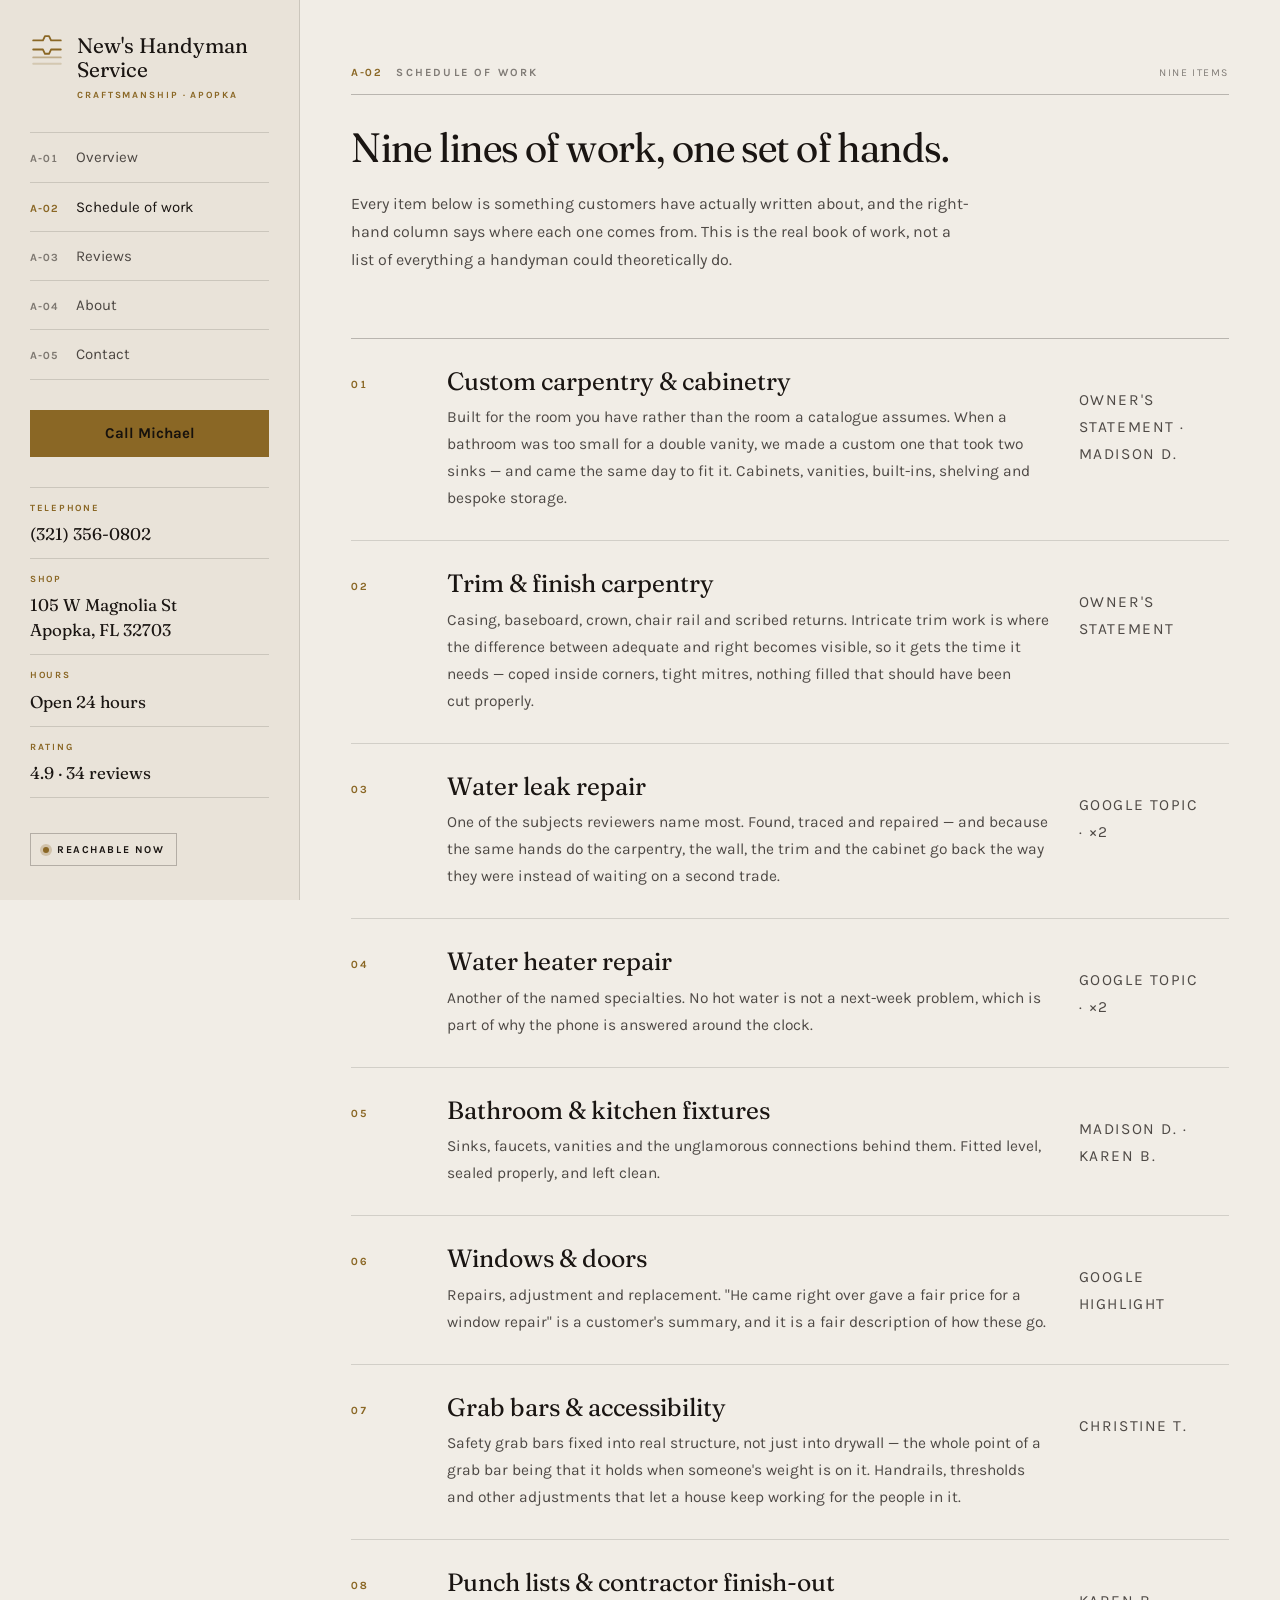
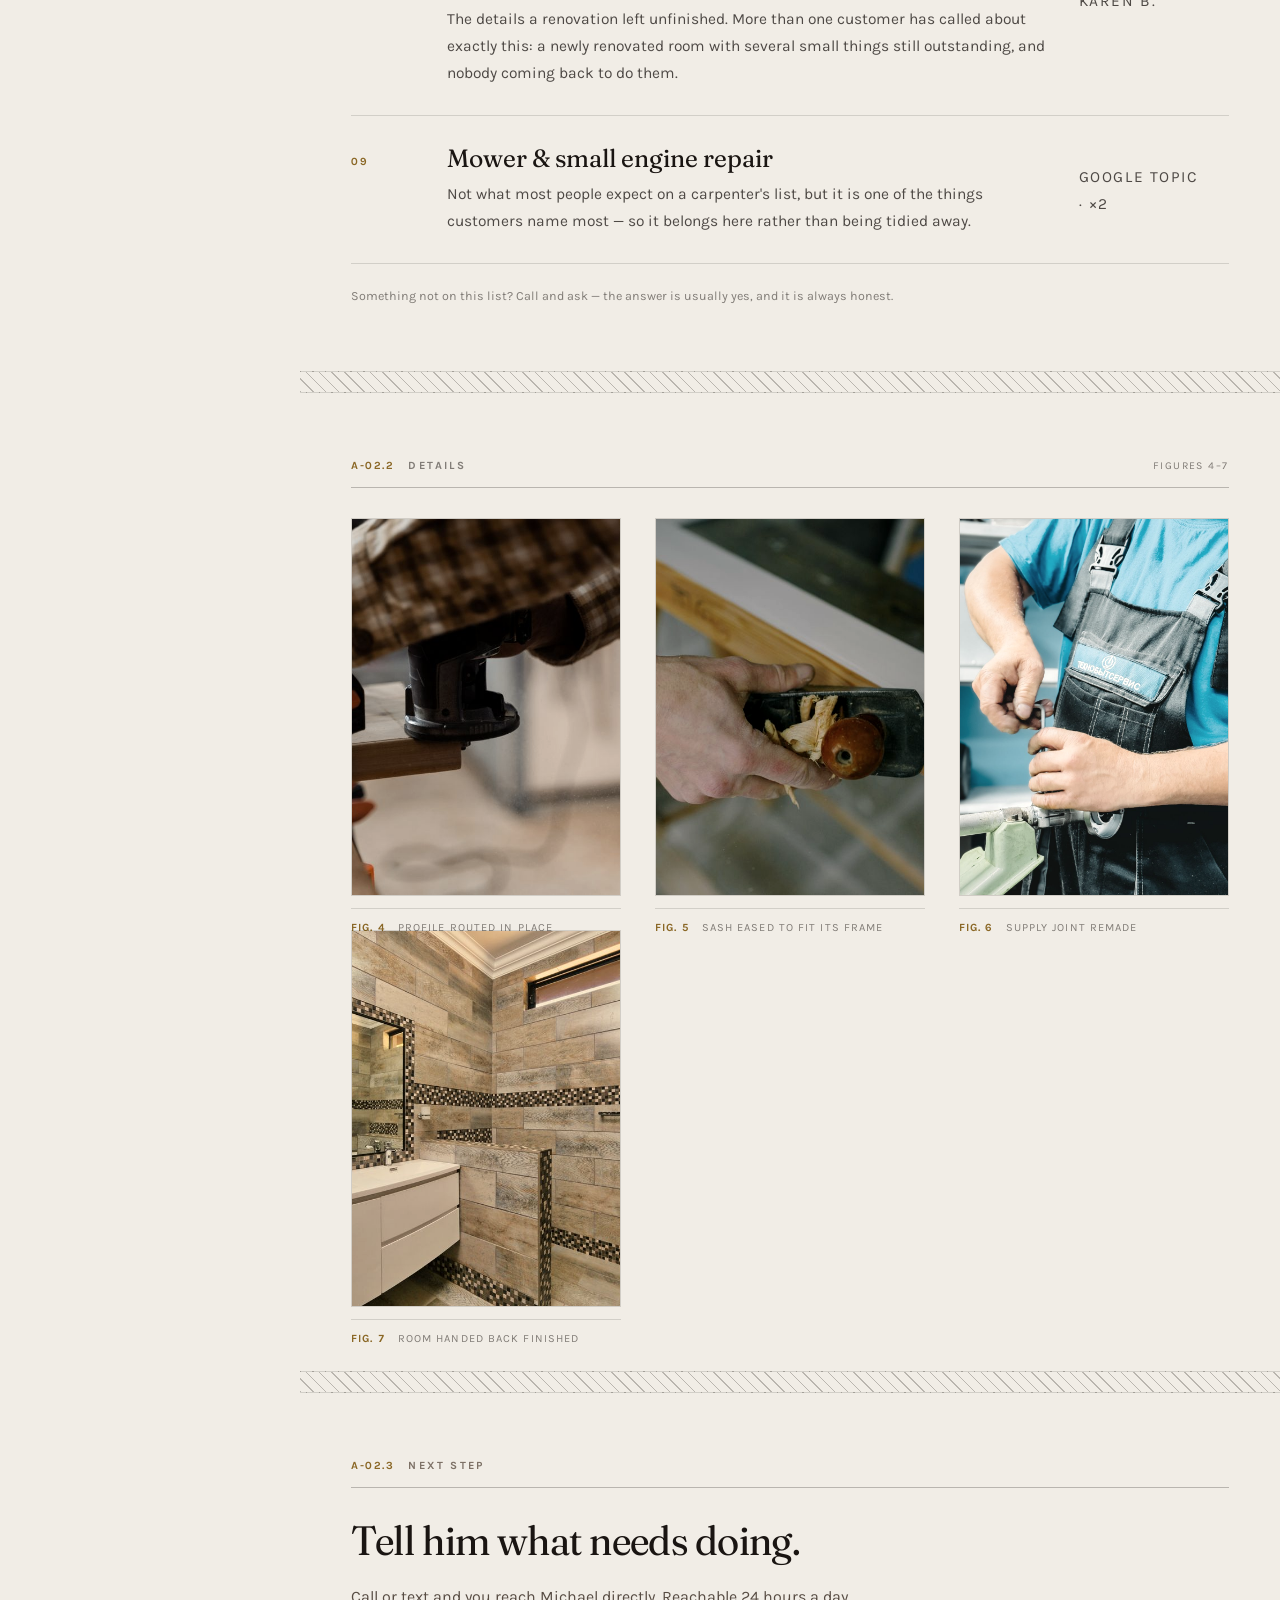
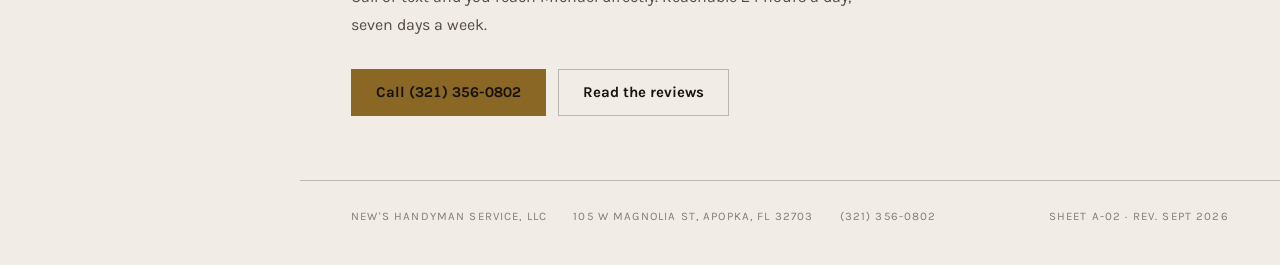
<file: services.html>
<!DOCTYPE html>
<html lang="en">
<head>
<meta charset="utf-8">
<meta name="viewport" content="width=device-width, initial-scale=1">
<title>Schedule of work — New's Handyman Service</title>
<meta name="description" content="Custom carpentry, trim and finish work, water leak and water heater repair, fixtures, windows and doors, grab bars, contractor punch lists and mower repair in Apopka, FL.">
<link rel="preconnect" href="https://fonts.googleapis.com">
<link rel="preconnect" href="https://fonts.gstatic.com" crossorigin>
<link rel="stylesheet" href="https://fonts.googleapis.com/css2?family=Fraunces:ital,opsz,wght,SOFT,WONK@0,9..144,300..700,0..100,0..1&family=Karla:wght@400;500;600;700&display=swap">
<link rel="stylesheet" href="assets/site.css">
</head>
<body>
<div class="shell">

<aside class="rail">
  <a class="rail-brand" href="index.html">
    <svg class="rail-mark" viewBox="0 0 32 32" fill="none" aria-hidden="true">
      <path d="M3 6h9.2l1.9-4h3.8l1.9 4H29" stroke="currentColor" stroke-width="1.7" stroke-linecap="round" stroke-linejoin="round"/>
      <path d="M3 14.6h9.2l1.9 4h3.8l1.9-4H29" stroke="currentColor" stroke-width="1.7" stroke-linecap="round" stroke-linejoin="round"/>
      <path d="M3 22h26" stroke="currentColor" stroke-width="1.7" stroke-linecap="round" opacity=".45"/>
      <path d="M3 28h26" stroke="currentColor" stroke-width="1.7" stroke-linecap="round" opacity=".22"/>
    </svg>
    <span>
      <span class="rail-name">New's Handyman Service</span>
      <span class="rail-sub">Craftsmanship · Apopka</span>
    </span>
  </a>
  <nav class="rail-nav" aria-label="Sheet index">
    <a href="index.html"><span class="n">A-01</span><span>Overview</span></a>
    <a href="services.html" aria-current="page"><span class="n">A-02</span><span>Schedule of work</span></a>
    <a href="reviews.html"><span class="n">A-03</span><span>Reviews</span></a>
    <a href="about.html"><span class="n">A-04</span><span>About</span></a>
    <a href="contact.html"><span class="n">A-05</span><span>Contact</span></a>
  </nav>
  <a class="btn btn-brass btn-block" href="tel:+13213560802">Call Michael</a>
  <div class="block">
    <div class="block-row"><p class="k">Telephone</p><p class="v"><a href="tel:+13213560802">(321) 356-0802</a></p></div>
    <div class="block-row"><p class="k">Shop</p><p class="v">105 W Magnolia St<br>Apopka, FL 32703</p></div>
    <div class="block-row"><p class="k">Hours</p><p class="v">Open 24 hours</p></div>
    <div class="block-row"><p class="k">Rating</p><p class="v">4.9 · 34 reviews</p></div>
  </div>
  <div class="rail-foot"><span class="rail-open"><span class="rail-dot"></span>Reachable now</span></div>
</aside>

<main class="main">

  <section class="sheet">
    <div class="sheet-tag">
      <span class="no">A-02</span>
      <span class="ti">Schedule of work</span>
      <span class="sc">Nine items</span>
    </div>
    <h1 class="h-section measure-tight">Nine lines of work, one set of hands.</h1>
    <p class="prose measure" style="margin-top: 20px">Every item below is something customers have actually written about, and the right-hand column says where each one comes from. This is the real book of work, not a list of everything a handyman could theoretically do.</p>
  </section>

  <section class="sheet" style="padding-top: 0">
    <div class="schedule">

      <div class="sched-row" id="carpentry">
        <span class="sched-n">01</span>
        <div>
          <h3>Custom carpentry &amp; cabinetry</h3>
          <p>Built for the room you have rather than the room a catalogue assumes. When a bathroom was too small for a double vanity, we made a custom one that took two sinks — and came the same day to fit it. Cabinets, vanities, built-ins, shelving and bespoke storage.</p>
        </div>
        <p class="sched-src">Owner's statement · Madison D.</p>
      </div>

      <div class="sched-row" id="trim">
        <span class="sched-n">02</span>
        <div>
          <h3>Trim &amp; finish carpentry</h3>
          <p>Casing, baseboard, crown, chair rail and scribed returns. Intricate trim work is where the difference between adequate and right becomes visible, so it gets the time it needs — coped inside corners, tight mitres, nothing filled that should have been cut properly.</p>
        </div>
        <p class="sched-src">Owner's statement</p>
      </div>

      <div class="sched-row" id="plumbing">
        <span class="sched-n">03</span>
        <div>
          <h3>Water leak repair</h3>
          <p>One of the subjects reviewers name most. Found, traced and repaired — and because the same hands do the carpentry, the wall, the trim and the cabinet go back the way they were instead of waiting on a second trade.</p>
        </div>
        <p class="sched-src">Google topic · ×2</p>
      </div>

      <div class="sched-row" id="water-heaters">
        <span class="sched-n">04</span>
        <div>
          <h3>Water heater repair</h3>
          <p>Another of the named specialties. No hot water is not a next-week problem, which is part of why the phone is answered around the clock.</p>
        </div>
        <p class="sched-src">Google topic · ×2</p>
      </div>

      <div class="sched-row" id="fixtures">
        <span class="sched-n">05</span>
        <div>
          <h3>Bathroom &amp; kitchen fixtures</h3>
          <p>Sinks, faucets, vanities and the unglamorous connections behind them. Fitted level, sealed properly, and left clean.</p>
        </div>
        <p class="sched-src">Madison D. · Karen B.</p>
      </div>

      <div class="sched-row" id="windows">
        <span class="sched-n">06</span>
        <div>
          <h3>Windows &amp; doors</h3>
          <p>Repairs, adjustment and replacement. "He came right over gave a fair price for a window repair" is a customer's summary, and it is a fair description of how these go.</p>
        </div>
        <p class="sched-src">Google highlight</p>
      </div>

      <div class="sched-row" id="safety">
        <span class="sched-n">07</span>
        <div>
          <h3>Grab bars &amp; accessibility</h3>
          <p>Safety grab bars fixed into real structure, not just into drywall — the whole point of a grab bar being that it holds when someone's weight is on it. Handrails, thresholds and other adjustments that let a house keep working for the people in it.</p>
        </div>
        <p class="sched-src">Christine T.</p>
      </div>

      <div class="sched-row" id="punchlist">
        <span class="sched-n">08</span>
        <div>
          <h3>Punch lists &amp; contractor finish-out</h3>
          <p>The details a renovation left unfinished. More than one customer has called about exactly this: a newly renovated room with several small things still outstanding, and nobody coming back to do them.</p>
        </div>
        <p class="sched-src">Karen B.</p>
      </div>

      <div class="sched-row" id="mower">
        <span class="sched-n">09</span>
        <div>
          <h3>Mower &amp; small engine repair</h3>
          <p>Not what most people expect on a carpenter's list, but it is one of the things customers name most — so it belongs here rather than being tidied away.</p>
        </div>
        <p class="sched-src">Google topic · ×2</p>
      </div>

    </div>
    <p class="fine" style="margin-top: 22px">Something not on this list? Call and ask — the answer is usually yes, and it is always honest.</p>
  </section>

  <div class="hatch" aria-hidden="true"></div>

  <section class="sheet">
    <div class="sheet-tag">
      <span class="no">A-02.2</span>
      <span class="ti">Details</span>
      <span class="sc">Figures 4–7</span>
    </div>
    <div class="fig-row">
      <figure class="figure fig-tall">
        <img src="assets/img/trim.jpg" alt="A router shaping a profile along the edge of a board">
        <figcaption><span class="fno">Fig. 4</span><span>Profile routed in place</span></figcaption>
      </figure>
      <figure class="figure fig-tall">
        <img src="assets/img/window.jpg" alt="A carpenter planing a wooden window frame">
        <figcaption><span class="fno">Fig. 5</span><span>Sash eased to fit its frame</span></figcaption>
      </figure>
      <figure class="figure fig-tall">
        <img src="assets/img/plumbing.jpg" alt="A pipe repair being made with a wrench">
        <figcaption><span class="fno">Fig. 6</span><span>Supply joint remade</span></figcaption>
      </figure>
      <figure class="figure fig-tall">
        <img src="assets/img/bathroom.jpg" alt="A finished bathroom with tiled walls and a mirror">
        <figcaption><span class="fno">Fig. 7</span><span>Room handed back finished</span></figcaption>
      </figure>
    </div>
  </section>

  <div class="hatch" aria-hidden="true"></div>

  <section class="sheet sheet-linen">
    <div class="sheet-tag">
      <span class="no">A-02.3</span>
      <span class="ti">Next step</span>
    </div>
    <h2 class="h-section measure-tight">Tell him what needs doing.</h2>
    <p class="prose measure-tight" style="margin-top: 20px">Call or text and you reach Michael directly. Reachable 24 hours a day, seven days a week.</p>
    <div class="btn-row" style="margin-top: 30px">
      <a class="btn btn-brass" href="tel:+13213560802">Call (321) 356-0802</a>
      <a class="btn btn-outline" href="reviews.html">Read the reviews</a>
    </div>
  </section>

  <footer class="sheet-foot">
    <span>New's Handyman Service, LLC</span>
    <span>105 W Magnolia St, Apopka, FL 32703</span>
    <span><a href="tel:+13213560802">(321) 356-0802</a></span>
    <span class="grow">Sheet A-02 · Rev. Sept 2026</span>
  </footer>
</main>

</div>
</body>
</html>
</file>
<file: assets/site.css>
/* ═══════════════════════════════════════════════════════════════════
   New's Handyman Service, LLC — shared stylesheet

   Identity: the drawing sheet. A finish carpenter's own document set —
   a title-block rail down the left edge, numbered sheets, figures
   framed and captioned, dimensions and 45° section hatch.

   Palette and type are unchanged: walnut, bone and brass; Fraunces
   over Karla.
   ═══════════════════════════════════════════════════════════════════ */

:root {
  --walnut:     #1A1512;
  --walnut-2:   #241D19;
  --walnut-3:   #2E251F;
  --bone:       #EFEAE1;
  --bone-2:     rgba(239, 234, 225, 0.74);
  --bone-3:     rgba(239, 234, 225, 0.48);
  --rule:       rgba(239, 234, 225, 0.16);
  --rule-2:     rgba(239, 234, 225, 0.28);

  --brass:      #B08637;
  --brass-hi:   #CFA353;
  --brass-deep: #8A6725;
  --steel:      #8D959B;

  --linen:      #F1EDE6;
  --linen-2:    #E4DED3;
  --ink:        #1A1512;
  --ink-2:      #574C43;
  --ink-3:      #7D7166;
  --rule-ink:   rgba(26, 21, 18, 0.14);
  --rule-ink-2: rgba(26, 21, 18, 0.26);

  --font-display: "Fraunces", Georgia, "Times New Roman", serif;
  --font-body:    "Karla", "Segoe UI", Helvetica, Arial, sans-serif;

  --rail: 300px;
  --pad: clamp(24px, 4vw, 64px);
}

:root[data-theme="light"] {
  --walnut: #F1EDE6; --walnut-2: #E9E3D9; --walnut-3: #E0D8CB;
  --bone: #1A1512; --bone-2: rgba(26,21,18,.76); --bone-3: rgba(26,21,18,.52);
  --rule: rgba(26,21,18,.14); --rule-2: rgba(26,21,18,.26);
  --brass: #8A6725; --brass-hi: #6F5219;
}
@media (prefers-color-scheme: light) {
  :root:not([data-theme="dark"]) {
    --walnut: #F1EDE6; --walnut-2: #E9E3D9; --walnut-3: #E0D8CB;
    --bone: #1A1512; --bone-2: rgba(26,21,18,.76); --bone-3: rgba(26,21,18,.52);
    --rule: rgba(26,21,18,.14); --rule-2: rgba(26,21,18,.26);
    --brass: #8A6725; --brass-hi: #6F5219;
  }
}

*, *::before, *::after { box-sizing: border-box; }

body {
  margin: 0;
  background: var(--walnut);
  color: var(--bone);
  font-family: var(--font-body);
  font-size: 16px;
  line-height: 1.62;
  text-wrap: pretty;
  -webkit-font-smoothing: antialiased;
  -moz-osx-font-smoothing: grayscale;
}
h1, h2, h3, h4 { margin: 0; font-weight: 400; }
p { margin: 0; }
img, svg { display: block; max-width: 100%; }
a { color: var(--brass-hi); text-underline-offset: 3px; }
a:hover { color: var(--brass); }
:focus { outline: none; }
:focus-visible { outline: 2px solid var(--brass-hi); outline-offset: 3px; }
::selection { background: color-mix(in srgb, var(--brass) 34%, transparent); }

/* ══ the sheet: title-block rail on the left, drawing area right ══ */
.shell { display: grid; grid-template-columns: 1fr; min-height: 100vh; }
@media (min-width: 1080px) {
  .shell { grid-template-columns: var(--rail) minmax(0, 1fr); }
}

/* ── title-block rail ───────────────────────────────────────────── */
.rail {
  background: var(--walnut-2);
  border-bottom: 1px solid var(--rule);
  padding: 26px var(--pad);
  display: flex; flex-direction: column; gap: 30px;
}
@media (min-width: 1080px) {
  .rail {
    position: sticky; top: 0;
    height: 100vh; overflow-y: auto;
    border-bottom: 0; border-right: 1px solid var(--rule);
    padding: 34px 30px;
  }
}

.rail-brand { display: flex; align-items: flex-start; gap: 13px; text-decoration: none; }
.rail-mark { width: 34px; height: 34px; flex: none; color: var(--brass); }
.rail-name, .rail-sub { display: block; }
.rail-name {
  font-family: var(--font-display);
  font-variation-settings: "opsz" 26, "SOFT" 20, "WONK" 0;
  font-size: 21px; line-height: 1.14; color: var(--bone);
}
.rail-sub {
  font-size: 9.5px; font-weight: 700; letter-spacing: 0.2em;
  text-transform: uppercase; color: var(--brass); margin-top: 5px;
}

/* numbered nav, set like a sheet index */
.rail-nav { display: grid; gap: 0; border-top: 1px solid var(--rule); }
.rail-nav a {
  display: grid; grid-template-columns: 34px 1fr;
  gap: 12px; align-items: baseline;
  padding: 12px 0; border-bottom: 1px solid var(--rule);
  text-decoration: none; color: var(--bone-2);
  font-size: 15px;
}
.rail-nav a .n {
  font-size: 11px; font-weight: 700; letter-spacing: 0.08em;
  color: var(--bone-3); font-variant-numeric: tabular-nums;
}
.rail-nav a:hover { color: var(--bone); }
.rail-nav a:hover .n { color: var(--brass); }
.rail-nav a[aria-current="page"] { color: var(--bone); }
.rail-nav a[aria-current="page"] .n { color: var(--brass); }

/* the block itself: label/value rows with hairlines */
.block { display: grid; gap: 0; border-top: 1px solid var(--rule); }
.block-row { padding: 12px 0; border-bottom: 1px solid var(--rule); }
.block-row .k {
  font-size: 9.5px; font-weight: 700; letter-spacing: 0.18em;
  text-transform: uppercase; color: var(--brass); margin: 0;
}
.block-row .v {
  font-family: var(--font-display);
  font-variation-settings: "opsz" 22, "SOFT" 20, "WONK" 0;
  font-size: 17px; line-height: 25px; margin: 6px 0 0;
  font-variant-numeric: tabular-nums; color: var(--bone);
}
.block-row .v a { color: var(--bone); text-decoration: none; }
.block-row .v a:hover { color: var(--brass-hi); }

.rail-open {
  display: inline-flex; align-items: center; gap: 8px;
  font-size: 10.5px; font-weight: 700; letter-spacing: 0.15em;
  text-transform: uppercase; color: var(--bone);
  border: 1px solid var(--rule-2); padding: 7px 12px;
  align-self: flex-start;
}
.rail-dot {
  width: 6px; height: 6px; flex: none; border-radius: 50%;
  background: var(--brass);
  box-shadow: 0 0 0 3px color-mix(in srgb, var(--brass) 26%, transparent);
  animation: pulse 2.6s ease-in-out infinite;
}
@keyframes pulse { 0%, 100% { opacity: 1; } 50% { opacity: .42; } }
.rail-foot { margin-top: auto; }

/* ── drawing area ───────────────────────────────────────────────── */
.main { min-width: 0; }
.sheet { padding: clamp(38px, 5vw, 76px) var(--pad); max-width: 1060px; }
.sheet-wide { max-width: none; }

/* sheet tag: "A-02 / SERVICES" over a rule */
.sheet-tag {
  display: flex; align-items: baseline; gap: 14px;
  padding-bottom: 12px; margin-bottom: 30px;
  border-bottom: 1px solid var(--rule-2);
}
.sheet-tag .no {
  font-size: 11px; font-weight: 700; letter-spacing: 0.14em;
  color: var(--brass); font-variant-numeric: tabular-nums;
}
.sheet-tag .ti {
  font-size: 11px; font-weight: 700; letter-spacing: 0.2em;
  text-transform: uppercase; color: var(--bone-3);
}
.sheet-tag .sc { margin-left: auto; font-size: 10.5px; letter-spacing: 0.14em; text-transform: uppercase; color: var(--bone-3); }

/* ── typography ─────────────────────────────────────────────────── */
.display {
  font-family: var(--font-display);
  font-variation-settings: "opsz" 120, "SOFT" 20, "WONK" 0;
  font-size: clamp(40px, 5.4vw, 78px);
  line-height: 1.04; letter-spacing: -0.018em;
}
.h-section {
  font-family: var(--font-display);
  font-variation-settings: "opsz" 72, "SOFT" 20, "WONK" 0;
  font-size: clamp(28px, 3.2vw, 44px);
  line-height: 1.1; letter-spacing: -0.014em;
}
.h-sub {
  font-family: var(--font-display);
  font-variation-settings: "opsz" 36, "SOFT" 20, "WONK" 0;
  font-size: clamp(22px, 2.2vw, 28px);
  line-height: 1.16;
}
.lede { font-size: 18px; line-height: 30px; color: var(--bone-2); }
.prose { font-size: 16px; line-height: 28px; color: var(--bone-2); }
.fine { font-size: 12.5px; line-height: 21px; color: var(--bone-3); }
.caps {
  font-size: 11px; font-weight: 700; letter-spacing: 0.2em;
  text-transform: uppercase; color: var(--brass);
}
.measure { max-width: 62ch; }
.measure-tight { max-width: 50ch; }

/* ── buttons ────────────────────────────────────────────────────── */
.btn {
  display: inline-flex; align-items: center; justify-content: center; gap: 9px;
  font-family: var(--font-body); font-weight: 700; font-size: 15px;
  line-height: 1; text-decoration: none; cursor: pointer;
  padding: 15px 24px; border: 1px solid transparent; white-space: nowrap;
  font-variant-numeric: tabular-nums;
  transition: background-color .16s ease, border-color .16s ease, color .16s ease;
}
.btn svg { flex: none; }
.btn-brass { background: var(--brass); color: #17120D; border-color: var(--brass); }
.btn-brass:hover { background: var(--brass-hi); border-color: var(--brass-hi); color: #17120D; }
.btn-outline { border-color: var(--rule-2); color: var(--bone); }
.btn-outline:hover { border-color: var(--bone); color: var(--bone); }
.btn-sm { font-size: 14px; padding: 11px 18px; }
.btn-block { width: 100%; }
.btn-row { display: flex; flex-wrap: wrap; gap: 12px; align-items: center; }

/* ── hero: type block with the drawing inset beside it ──────────── */
.opener {
  display: grid; gap: 44px clamp(32px, 4vw, 64px);
  grid-template-columns: 1fr;
  align-items: end;
}
@media (min-width: 900px) {
  .opener { grid-template-columns: minmax(0, 1.15fr) minmax(240px, 0.85fr); }
}
.opener .display em { font-style: italic; color: var(--brass-hi); }

/* framed drawing, with corner ticks like a detail box */
.detail-box {
  position: relative;
  border: 1px solid var(--rule-2);
  padding: 24px;
  background: var(--walnut-2);
}
.detail-box::before,
.detail-box::after {
  content: ""; position: absolute; width: 10px; height: 10px;
  border-color: var(--brass); pointer-events: none;
}
.detail-box::before { top: -1px; left: -1px; border-top: 2px solid; border-left: 2px solid; }
.detail-box::after { bottom: -1px; right: -1px; border-bottom: 2px solid; border-right: 2px solid; }
.detail-box .cap {
  margin-top: 18px; padding-top: 12px; border-top: 1px solid var(--rule);
  font-size: 10.5px; font-weight: 700; letter-spacing: 0.16em;
  text-transform: uppercase; color: var(--bone-3);
}

/* ── figures: hairline frame + drawing caption, never full bleed ── */
.figure { margin: 0; }
.figure img {
  width: 100%; height: 100%; object-fit: cover;
  filter: saturate(.82) contrast(1.05) sepia(.08);
  border: 1px solid var(--rule);
}
.figure figcaption {
  display: grid; grid-template-columns: auto 1fr; gap: 12px;
  margin-top: 12px; padding-top: 10px;
  border-top: 1px solid var(--rule);
  font-size: 11px; line-height: 17px;
  letter-spacing: 0.1em; text-transform: uppercase; color: var(--bone-3);
}
.figure figcaption .fno { color: var(--brass); font-weight: 700; font-variant-numeric: tabular-nums; }
.fig-4x3 img { aspect-ratio: 4 / 3; }
.fig-3x2 img { aspect-ratio: 3 / 2; }
.fig-tall img { aspect-ratio: 4 / 5; }
.fig-wide img { aspect-ratio: 21 / 9; }

.fig-row {
  display: grid; grid-template-columns: repeat(auto-fit, minmax(220px, 1fr));
  gap: clamp(20px, 3vw, 34px);
}

/* ── spec table (replaces the stat strip) ───────────────────────── */
.spec { width: 100%; border-collapse: collapse; }
.spec caption {
  text-align: left; padding-bottom: 12px;
  font-size: 11px; font-weight: 700; letter-spacing: 0.2em;
  text-transform: uppercase; color: var(--bone-3);
}
.spec th, .spec td {
  text-align: left; padding: 15px 18px 15px 0;
  border-bottom: 1px solid var(--rule); vertical-align: baseline;
}
.spec th {
  font-size: 11px; font-weight: 700; letter-spacing: 0.14em;
  text-transform: uppercase; color: var(--brass); width: 42%;
}
.spec td {
  font-family: var(--font-display);
  font-variation-settings: "opsz" 30, "SOFT" 20, "WONK" 0;
  font-size: 21px; font-variant-numeric: tabular-nums; color: var(--bone);
}
.spec tr:last-child th, .spec tr:last-child td { border-bottom: 0; }

/* ── schedule of work: hanging numbers in the margin ────────────── */
.schedule { display: grid; border-top: 1px solid var(--rule-2); }
.sched-row {
  display: grid; grid-template-columns: 1fr; gap: 6px 26px;
  padding: 28px 0; border-bottom: 1px solid var(--rule);
}
@media (min-width: 760px) {
  .sched-row { grid-template-columns: 70px minmax(0, 1fr) 150px; align-items: start; }
}
.sched-n {
  font-size: 11px; font-weight: 700; letter-spacing: 0.12em;
  color: var(--brass); font-variant-numeric: tabular-nums; padding-top: 9px;
}
.sched-row h3 {
  font-family: var(--font-display);
  font-variation-settings: "opsz" 34, "SOFT" 20, "WONK" 0;
  font-size: 25px; line-height: 1.14;
}
.sched-row p { font-size: 15.5px; line-height: 27px; color: var(--bone-2); margin-top: 9px; }
.sched-src {
  font-size: 10.5px; line-height: 17px; letter-spacing: 0.1em;
  text-transform: uppercase; color: var(--bone-3); padding-top: 11px;
}
.sched-row:hover .sched-n { color: var(--brass-hi); }

/* ── annotated entries (reviews) ────────────────────────────────── */
.entries { display: grid; border-top: 1px solid var(--rule-2); }
.entry {
  display: grid; grid-template-columns: 1fr; gap: 14px 30px;
  padding: 34px 0; border-bottom: 1px solid var(--rule);
}
@media (min-width: 860px) {
  .entry { grid-template-columns: 216px minmax(0, 1fr); }
}
.entry-by { display: grid; gap: 7px; align-content: start; }
.entry-name {
  font-family: var(--font-display);
  font-variation-settings: "opsz" 28, "SOFT" 20, "WONK" 0;
  font-size: 22px; line-height: 1.14;
}
.entry-meta { font-size: 12px; line-height: 18px; color: var(--bone-3); font-variant-numeric: tabular-nums; }
.entry-stars { color: var(--brass); font-size: 12.5px; letter-spacing: 2.5px; }
.entry-body p { font-size: 16.5px; line-height: 29px; color: var(--bone); }
.entry-body .trunc { color: var(--bone-3); }
.reply {
  margin-top: 20px; padding: 16px 0 0;
  border-top: 1px solid var(--rule);
  display: grid; grid-template-columns: auto 1fr; gap: 14px;
}
.reply .rlbl {
  font-size: 10px; font-weight: 700; letter-spacing: 0.14em;
  text-transform: uppercase; color: var(--brass);
  writing-mode: horizontal-tb; white-space: nowrap;
}
.reply p { font-size: 14.5px; line-height: 25px; color: var(--bone-2); }

/* ── pull quotes / statement ────────────────────────────────────── */
.statement { max-width: 60ch; }
.statement p {
  font-family: var(--font-display);
  font-variation-settings: "opsz" 40, "SOFT" 34, "WONK" 0;
  font-size: clamp(20px, 2.1vw, 27px);
  line-height: 1.48; color: var(--bone);
}
.statement p + p { margin-top: 22px; }

.marginal {
  display: grid; grid-template-columns: 1fr; gap: 12px 30px;
}
@media (min-width: 860px) {
  .marginal { grid-template-columns: 216px minmax(0, 1fr); }
}
.marginal .side { align-content: start; display: grid; gap: 8px; }

/* highlight quotes as an indexed list, not cards */
.hl { display: grid; border-top: 1px solid var(--rule); }
.hl-row {
  display: grid; grid-template-columns: 34px 1fr;
  gap: 16px; padding: 22px 0; border-bottom: 1px solid var(--rule);
  align-items: baseline;
}
.hl-row .q {
  font-family: var(--font-display);
  font-variation-settings: "opsz" 32, "SOFT" 30, "WONK" 0;
  font-size: clamp(18px, 1.9vw, 23px); line-height: 1.42; color: var(--bone);
}
.hl-row .n { font-size: 11px; font-weight: 700; color: var(--brass); font-variant-numeric: tabular-nums; }

/* ── rating ─────────────────────────────────────────────────────── */
.rating { display: flex; flex-wrap: wrap; align-items: flex-end; gap: 18px 34px; }
.rating-score {
  font-family: var(--font-display);
  font-variation-settings: "opsz" 144, "SOFT" 20, "WONK" 0;
  font-size: clamp(58px, 7vw, 94px); line-height: .84;
  color: var(--brass); font-variant-numeric: tabular-nums;
}
.stars { color: var(--brass); font-size: 18px; letter-spacing: 5px; }
.rating-meta { font-size: 15px; color: var(--bone-2); font-variant-numeric: tabular-nums; }

/* topic counts: read, not pressed */
.topics {
  display: grid; grid-template-columns: repeat(auto-fit, minmax(230px, 1fr));
  gap: 0 40px; max-width: 780px; margin: 0;
}
.topic {
  display: flex; align-items: baseline; justify-content: space-between;
  gap: 16px; padding: 12px 0; border-bottom: 1px solid var(--rule);
}
.topic dt { font-size: 15px; line-height: 22px; color: var(--bone-2); }
.topic dd { margin: 0; font-size: 15px; font-weight: 700; color: var(--bone-3); font-variant-numeric: tabular-nums; }

/* ── ticks / faq ────────────────────────────────────────────────── */
.ticks { list-style: none; margin: 0; padding: 0; display: grid; gap: 14px; }
.ticks li { display: grid; grid-template-columns: 20px 1fr; gap: 13px; font-size: 15.5px; line-height: 26px; color: var(--bone-2); }
.ticks svg { color: var(--brass); margin-top: 5px; }

.faq { display: grid; border-top: 1px solid var(--rule-2); }
.faq-item {
  display: grid; grid-template-columns: 1fr; gap: 8px 30px;
  padding: 26px 0; border-bottom: 1px solid var(--rule);
}
@media (min-width: 860px) {
  .faq-item { grid-template-columns: 216px minmax(0, 1fr); align-items: start; }
}
.faq-item h3 {
  font-family: var(--font-display);
  font-variation-settings: "opsz" 28, "SOFT" 20, "WONK" 0;
  font-size: 20px; line-height: 1.22;
}
.faq-item p { font-size: 15.5px; line-height: 27px; color: var(--bone-2); }

/* ── 45° section hatch, as a sheet separator ────────────────────── */
.hatch {
  height: 22px;
  background-image: repeating-linear-gradient(45deg, var(--rule-2) 0 1px, transparent 1px 9px);
  border-block: 1px solid var(--rule);
}

/* ── linen sheet (contrast pages/sections keep the palette) ─────── */
.sheet-linen { background: var(--linen); color: var(--ink); }
.sheet-linen .lede, .sheet-linen .prose { color: var(--ink-2); }
.sheet-linen .fine { color: var(--ink-3); }
.sheet-linen .caps, .sheet-linen .sheet-tag .no { color: var(--brass-deep); }
.sheet-linen .sheet-tag { border-bottom-color: var(--rule-ink-2); }
.sheet-linen .sheet-tag .ti, .sheet-linen .sheet-tag .sc { color: var(--ink-3); }
.sheet-linen .btn-outline { border-color: var(--rule-ink-2); color: var(--ink); }
.sheet-linen .btn-outline:hover { border-color: var(--ink); }
.sheet-linen .spec th { color: var(--brass-deep); }
.sheet-linen .spec td { color: var(--ink); }
.sheet-linen .spec th, .sheet-linen .spec td { border-bottom-color: var(--rule-ink); }
.sheet-linen .faq, .sheet-linen .schedule, .sheet-linen .entries, .sheet-linen .hl { border-top-color: var(--rule-ink-2); }
.sheet-linen .faq-item, .sheet-linen .sched-row, .sheet-linen .entry, .sheet-linen .hl-row, .sheet-linen .topic { border-bottom-color: var(--rule-ink); }
.sheet-linen .faq-item p, .sheet-linen .sched-row p, .sheet-linen .ticks li, .sheet-linen .topic dt { color: var(--ink-2); }
.sheet-linen .entry-body p, .sheet-linen .hl-row .q, .sheet-linen .statement p { color: var(--ink); }
.sheet-linen .entry-meta, .sheet-linen .sched-src, .sheet-linen .topic dd, .sheet-linen .entry-body .trunc { color: var(--ink-3); }
.sheet-linen .figure img, .sheet-linen .figure figcaption { border-color: var(--rule-ink); }
.sheet-linen .figure figcaption { color: var(--ink-3); }
.sheet-linen .reply { border-top-color: var(--rule-ink); }
.sheet-linen .reply p { color: var(--ink-2); }
.sheet-linen .rating-meta { color: var(--ink-2); }
.sheet-linen .detail-box { background: var(--linen-2); border-color: var(--rule-ink-2); }
.sheet-linen .detail-box .cap { border-top-color: var(--rule-ink); color: var(--ink-3); }
.sheet-linen .hatch { border-block-color: var(--rule-ink); }

/* ── sheet footer (revision line) ───────────────────────────────── */
.sheet-foot {
  border-top: 1px solid var(--rule-2);
  padding: 26px var(--pad) 40px;
  display: flex; flex-wrap: wrap; gap: 10px 26px; align-items: baseline;
  font-size: 11.5px; letter-spacing: 0.1em; text-transform: uppercase;
  color: var(--bone-3);
}
.sheet-foot a { color: var(--bone-3); text-decoration: none; }
.sheet-foot a:hover { color: var(--bone); }
.sheet-foot .grow { margin-left: auto; }

@media (prefers-reduced-motion: reduce) {
  *, *::before, *::after {
    animation-duration: .001ms !important;
    animation-iteration-count: 1 !important;
    transition-duration: .001ms !important;
  }
}
</file>
